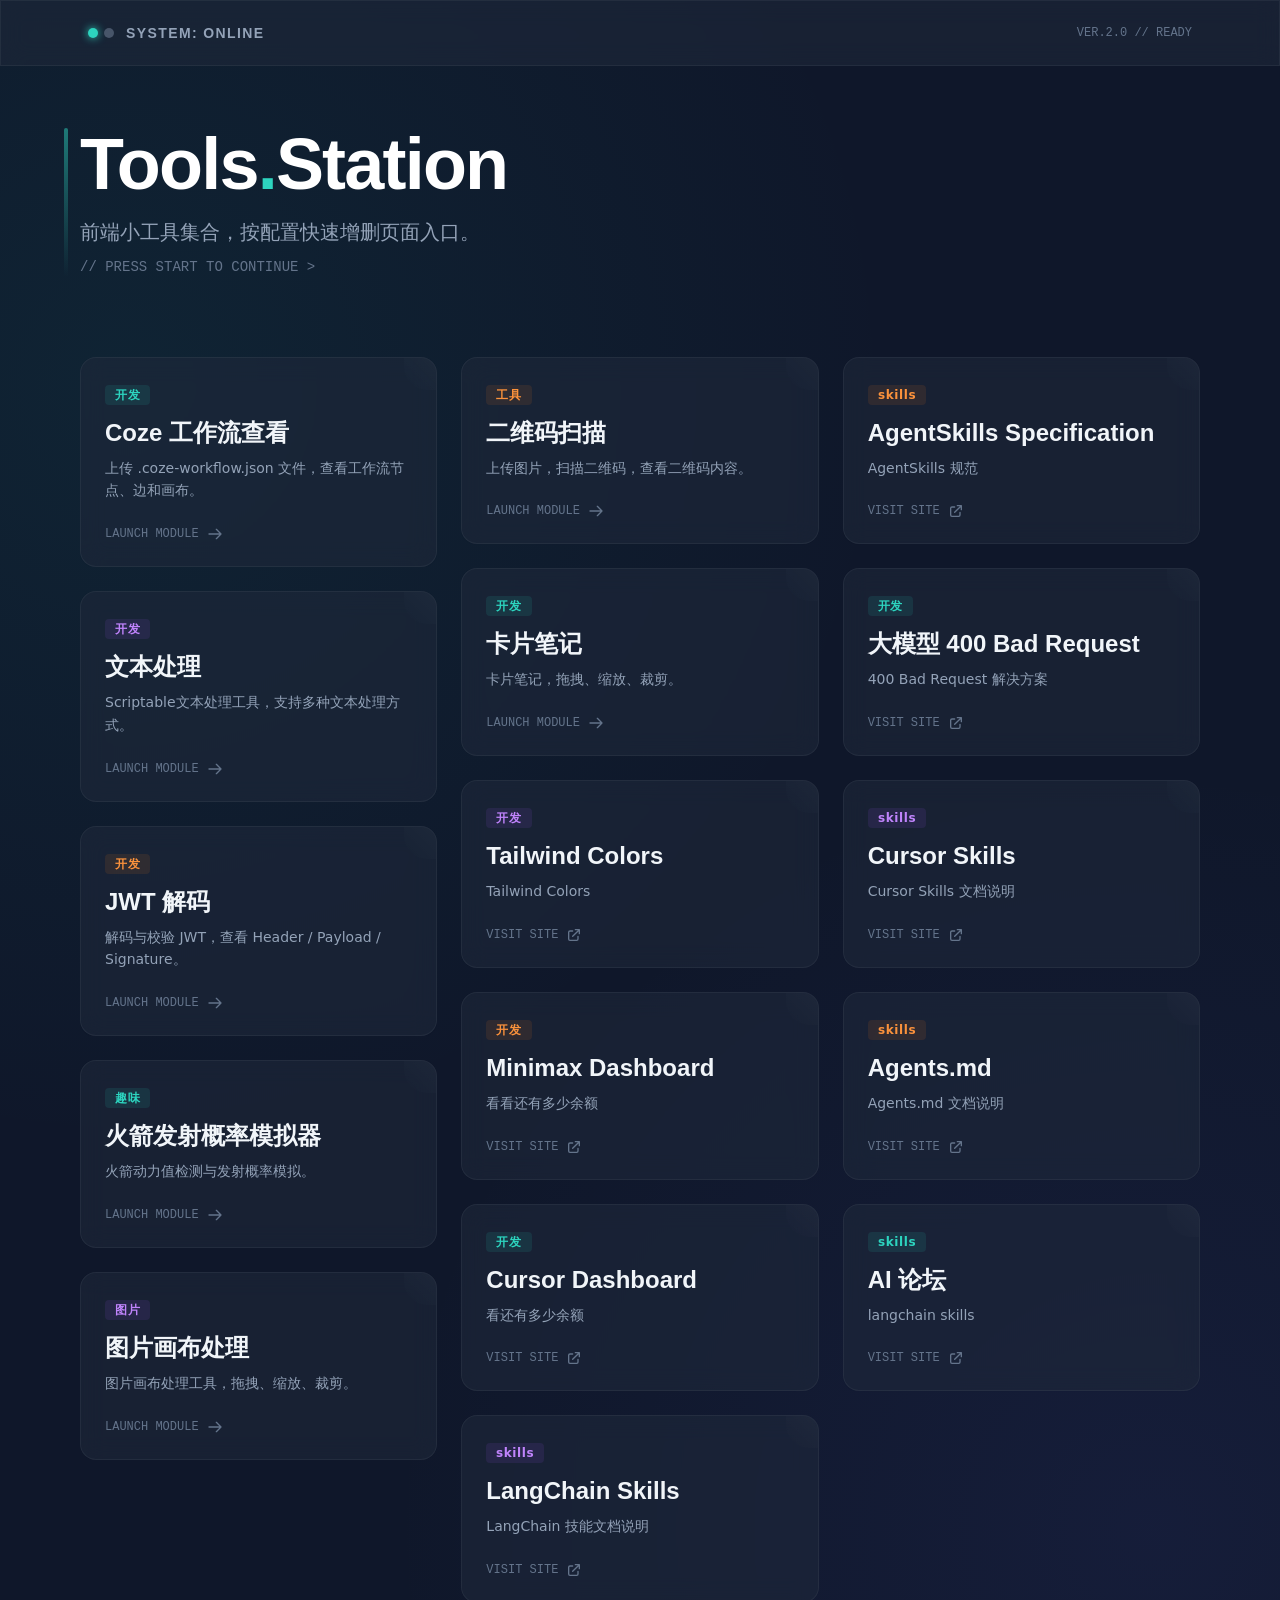
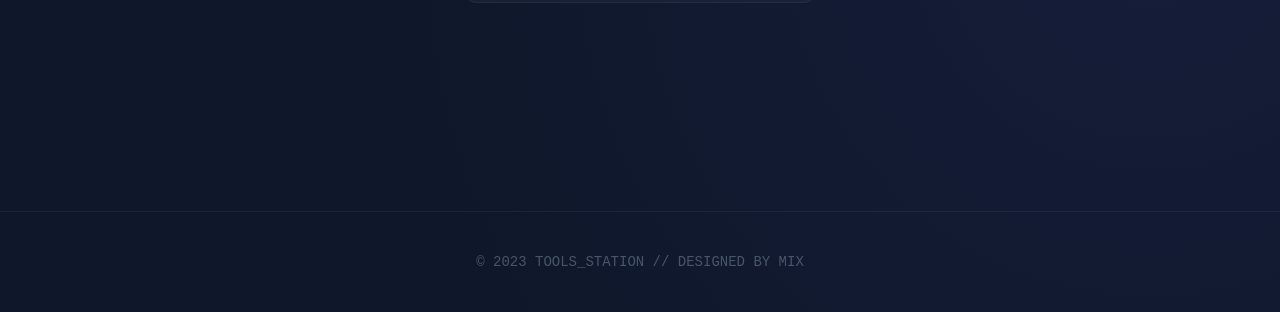
<file: index.html>
<!DOCTYPE html>
<html lang="zh-CN">

<head>
  <meta charset="UTF-8">
  <meta name="viewport" content="width=device-width, initial-scale=1.0">
  <title>Tools · 小工具集</title>
  <!-- 引入 Inter 和一个带有科技感的字体 Space Grotesk -->
  <!-- <link href="/lib/fonts-inter.css" rel="stylesheet"> -->
  <!-- <link href="https://fonts.googleapis.com/css2?family=Space+Grotesk:wght@300;500;700&display=swap" rel="stylesheet"> -->
  
  <style>
    /* 全局重置与字体设定 */
    body { 
      font-family: 'Inter', system-ui, -apple-system, sans-serif; 
      background-color: #0f172a; /* 深 slate */
      background-image: 
        radial-gradient(circle at 10% 20%, rgba(20, 184, 166, 0.08) 0%, transparent 40%), /* 清新薄荷光晕 */
        radial-gradient(circle at 90% 80%, rgba(99, 102, 241, 0.08) 0%, transparent 40%); /* 柔和现代紫 */
    }

    /* 字体混搭：标题用 Space Grotesk (街机/现代感)，正文用 Inter (商业/博客感) */
    h1, h2, .font-display { font-family: 'Space Grotesk', sans-serif; }

    /* 自定义滚动条 */
    ::-webkit-scrollbar { width: 8px; }
    ::-webkit-scrollbar-track { background: #0f172a; }
    ::-webkit-scrollbar-thumb { background: #334155; border-radius: 4px; }
    ::-webkit-scrollbar-thumb:hover { background: #2dd4bf; } /* 悬停变清新绿 */

    /* 街机光效 */
    .neon-hover:hover {
      box-shadow: 0 0 20px -5px rgba(45, 212, 191, 0.4); /* 清新绿光 */
      border-color: #2dd4bf;
      transform: translateY(-4px) scale(1.01);
    }
    
    /* 玻璃拟态基础 */
    .glass-card {
      background: rgba(30, 41, 59, 0.6);
      backdrop-filter: blur(12px);
      -webkit-backdrop-filter: blur(12px);
      border: 1px solid rgba(255, 255, 255, 0.05);
    }
  </style>
  <script src="/lib/tailwind.js"></script>
  <script>
    tailwind.config = {
      theme: {
        extend: {
          colors: {
            'fresh': '#2dd4bf', // 清新绿
            'arcade-pink': '#f472b6', // 街机粉
          }
        }
      }
    }
  </script>
</head>

<body class="bg-slate-900 text-slate-100 min-h-screen selection:bg-fresh selection:text-slate-900 overflow-x-hidden">

  <!-- 顶部导航 -->
  <nav class="fixed top-0 w-full z-50 glass-card border-b border-white/5">
    <div class="max-w-6xl mx-auto px-6 h-16 flex items-center justify-between">
      <div class="flex items-center gap-3">
        <!-- 模拟街机状态灯 -->
        <div class="flex gap-1.5">
          <div class="w-2.5 h-2.5 rounded-full bg-fresh animate-pulse shadow-[0_0_8px_#2dd4bf]"></div>
          <div class="w-2.5 h-2.5 rounded-full bg-slate-600"></div>
        </div>
        <span class="font-display font-bold tracking-widest text-sm uppercase text-slate-400">System: Online</span>
      </div>
      <div class="text-xs font-mono text-slate-500">VER.2.0 // READY</div>
    </div>
  </nav>

  <main class="max-w-6xl mx-auto px-4 py-24 sm:py-32">
    
    <!-- 头部区域 -->
    <header class="mb-20 relative">
      <div class="absolute -left-4 top-0 bottom-0 w-1 bg-gradient-to-b from-fresh to-transparent opacity-50 rounded-full"></div>
      <h1 class="text-5xl sm:text-7xl font-bold text-white tracking-tight mb-4 leading-tight">
        Tools<span class="text-fresh">.</span>Station
      </h1>
      <p class="text-xl text-slate-400 max-w-2xl leading-relaxed">
        前端小工具集合，按配置快速增删页面入口。<br>
        <span class="text-sm text-slate-500 mt-2 block font-mono">// PRESS START TO CONTINUE ></span>
      </p>
    </header>

    <!-- 
      核心修复：
      1. 使用 columns-1 sm:columns-2 lg:columns-3 替代 flex 布局。
      2. 使用 gap-6 和 space-y-6 (或 mb-6) 控制间距。
      这就是 Pinterest 风格的瀑布流布局，自动解决高度不一致导致的错位问题。
    -->
    <div id="pages-container" class="columns-1 sm:columns-2 lg:columns-3 gap-6 space-y-6">
      <p class="col-span-full text-slate-500 text-center py-8 w-full animate-pulse">Loading Modules...</p>
    </div>

    <!-- 加载失败提示 -->
    <p id="load-error" class="hidden text-center text-amber-400/90 mt-6 text-sm bg-amber-900/20 p-4 rounded border border-amber-500/30">
      <span class="font-bold block mb-1">SYSTEM ERROR</span>
      无法加载 config/pages.json，请通过本地服务器访问（如 <code class="bg-slate-800 px-1 rounded font-mono">npx serve .</code>）。
    </p>

  </main>

  <!-- 页脚 -->
  <footer class="border-t border-white/5 mt-20 py-10 text-center">
    <p class="text-slate-600 text-sm font-mono">© 2023 TOOLS_STATION // DESIGNED BY MIX</p>
  </footer>

  <script>
    (function () {
      const container = document.getElementById('pages-container');
      const loadError = document.getElementById('load-error');

      // 生成随机但好看的标签颜色
      const tags = ['bg-fresh/10 text-fresh', 'bg-purple-500/10 text-purple-400', 'bg-orange-500/10 text-orange-400'];

      // do not cache, use random query string
      fetch('config/pages.json?t=' + Date.now())
        .then(function (res) {
          if (!res.ok) throw new Error('config load failed');
          return res.json();
        })
        .then(function (data) {
          if (data.siteTitle) document.title = data.siteTitle;
          
          const pages = data.pages || [];
          if (pages.length === 0) {
            container.innerHTML = '<p class="col-span-full text-slate-500 text-center py-8">No Data Found</p>';
            return;
          }

          container.innerHTML = pages.map(function (p, index) {
            const tagClass = tags[index % tags.length];
            
            // [修改] 判断是否为外部链接 (http/https 开头)
            const isExternal = p.path && (p.path.startsWith('http://') || p.path.startsWith('https://'));
            
            // [修改] 根据链接类型生成底部内容
            // 外部链接使用较短的文字 "VISIT SITE" 和外出图标，避免增加宽度
            // 内部链接保持原有 "LAUNCH MODULE" 和向右箭头
            const footerContent = isExternal
              ? '<span>VISIT SITE</span><svg class="w-4 h-4 ml-2" fill="none" stroke="currentColor" viewBox="0 0 24 24"><path stroke-linecap="round" stroke-linejoin="round" stroke-width="2" d="M10 6H6a2 2 0 00-2 2v10a2 2 0 002 2h10a2 2 0 002-2v-4M14 4h6m0 0v6m0-6L10 14"></path></svg>'
              : '<span>LAUNCH MODULE</span><svg class="w-4 h-4 ml-2" fill="none" stroke="currentColor" viewBox="0 0 24 24"><path stroke-linecap="round" stroke-linejoin="round" stroke-width="2" d="M14 5l7 7m0 0l-7 7m7-7H3"></path></svg>';

            return (
              // 添加 break-inside-avoid 防止卡片被切断
              // 添加 mb-6 也就是 space-y-6 的效果，用于垂直分栏
              '<a href="' + escapeHtml(p.path) + '" target="' + (isExternal ? '_blank' : '_self') + '" class="card group relative block break-inside-avoid mb-6 glass-card rounded-2xl p-6 transition-all duration-300 neon-hover overflow-hidden">' +
                
                /* 装饰性角落 */
                '<div class="absolute top-0 right-0 w-16 h-16 bg-gradient-to-bl from-white/5 to-transparent rounded-bl-3xl -mr-8 -mt-8 transition-transform group-hover:scale-150"></div>' +
                
                /* 内容区域 */
                '<div class="relative z-10">' +
                  /* 分类标签 */
                  (p.category ? '<span class="inline-block px-2.5 py-0.5 rounded text-xs font-bold tracking-wider mb-3 ' + tagClass + '">' + escapeHtml(p.category) + '</span>' : '') +
                  
                  /* 标题 */
                  '<h2 class="text-2xl font-bold text-slate-100 mb-2 group-hover:text-fresh transition-colors">' + escapeHtml(p.title) + '</h2>' +
                  
                  /* 描述 */
                  (p.description ? '<p class="text-slate-400 text-sm leading-relaxed line-clamp-3 group-hover:text-slate-300">' + escapeHtml(p.description) + '</p>' : '') +
                
                  /* 底部箭头 - 动态渲染 */
                  '<div class="mt-6 flex items-center text-xs font-mono text-slate-500 group-hover:translate-x-1 transition-transform">' +
                    footerContent +
                  '</div>' +
                '</div>' +
              '</a>'
            );
          }).join('');
        })
        .catch(function () {
          container.innerHTML = '';
          loadError.classList.remove('hidden');
        });

      function escapeHtml(s) {
        if (s == null) return '';
        var div = document.createElement('div');
        div.textContent = s;
        return div.innerHTML;
      }
    })();
  </script>
</body>
</html>
</file>
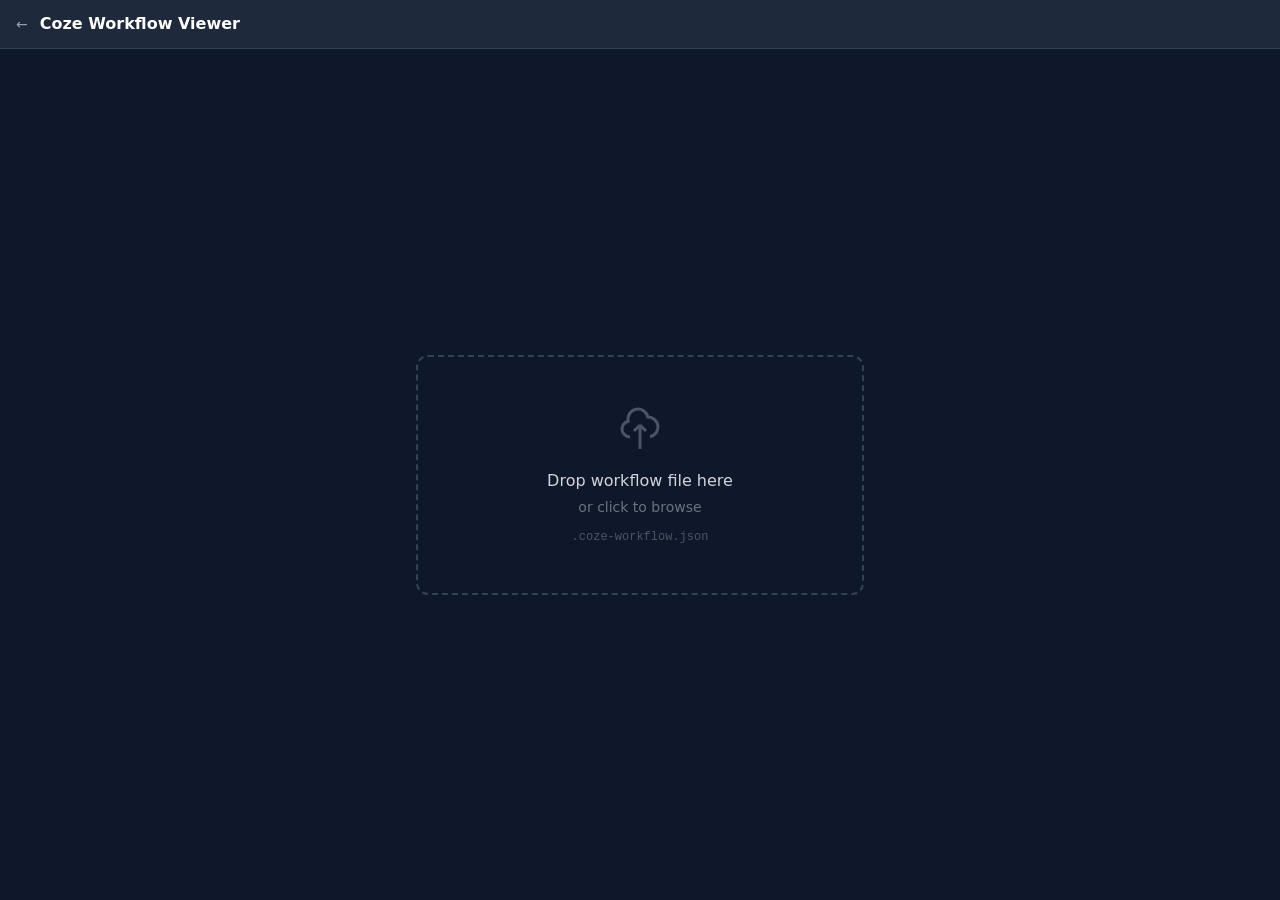
<file: coze-workflow-view/index.html>
<!DOCTYPE html>
<html lang="en">
<head>
  <meta charset="UTF-8">
  <meta name="viewport" content="width=device-width, initial-scale=1.0">
  <title>Coze工作流查看器</title>
  <script src="/lib/tailwind.js"></script>
  <script>
    tailwind.config = {
      theme: { extend: { colors: { dark: { 900:'#0f172a', 800:'#1e293b', 700:'#334155', 600:'#475569' } } } }
    }
  </script>
  <style>
    body { font-family: 'Inter', system-ui, -apple-system, sans-serif; }
    ::-webkit-scrollbar { width: 6px; }
    ::-webkit-scrollbar-track { background: #1e293b; }
    ::-webkit-scrollbar-thumb { background: #475569; border-radius: 3px; }
    ::-webkit-scrollbar-thumb:hover { background: #64748b; }

    /* ── Canvas ── */
    #canvas-viewport { overflow: hidden; cursor: grab; user-select: none; }
    #canvas-viewport.panning { cursor: grabbing; }
    #canvas-world { position: relative; transform-origin: 0 0; }

    /* ── Compact node card ── */
    .node-card {
      position: absolute;
      width: 160px;
      background: #1e293b;
      border: 1px solid #334155;
      border-radius: 8px;
      overflow: hidden;
      box-shadow: 0 2px 8px rgba(0,0,0,0.35);
      cursor: pointer;
      transition: border-color .12s, box-shadow .12s;
    }
    .node-card:hover { border-color: #475569; box-shadow: 0 4px 14px rgba(0,0,0,.5); }
    .node-card.selected {
      border-color: #6366f1;
      box-shadow: 0 0 0 2px rgba(99,102,241,.28), 0 4px 14px rgba(0,0,0,.5);
    }
    .node-card.node-dragging { cursor: grabbing; opacity: .85; z-index: 100; }
    .node-header {
      padding: 8px 10px;
      border-left: 3px solid transparent;
      display: flex;
      flex-direction: column;
      gap: 3px;
    }
    .node-badge {
      display: inline-block;
      font-size: 9px; font-weight: 700; letter-spacing: .07em;
      padding: 1px 5px; border-radius: 3px; width: fit-content;
      font-family: monospace;
    }
    .node-title {
      font-size: 12px; font-weight: 600; color: #f1f5f9; line-height: 1.3;
      white-space: nowrap; overflow: hidden; text-overflow: ellipsis;
    }

    /* ── Detail drawer ── */
    #detail-drawer {
      position: absolute; top: 0; right: 0; bottom: 0; width: 320px;
      background: #1e293b; border-left: 1px solid #334155;
      transform: translateX(100%);
      transition: transform .22s cubic-bezier(.4,0,.2,1);
      overflow-y: auto; z-index: 20;
    }
    #detail-drawer.open { transform: translateX(0); }
    .drawer-section { padding: 12px 16px; border-bottom: 1px solid #334155; }
    .drawer-section:last-child { border-bottom: none; }
    .section-label {
      font-size: 10px; font-weight: 700; letter-spacing: .08em;
      color: #64748b; text-transform: uppercase; margin-bottom: 8px;
    }
    .param-row {
      display: flex; align-items: flex-start; flex-wrap: wrap; gap: 5px;
      padding: 4px 0; border-bottom: 1px solid #0f172a; font-size: 11px; line-height: 1.5;
    }
    .param-row:last-child { border-bottom: none; }
    .param-name { color: #7dd3fc; font-family: monospace; flex-shrink: 0; }
    .param-type { color: #64748b; flex-shrink: 0; }
    .param-ref  { color: #a78bfa; font-family: monospace; font-size: 10px; word-break: break-all; }
    .param-val  { color: #86efac; font-family: monospace; font-size: 10px; }
    .code-block {
      background: #0f172a; border: 1px solid #334155; border-radius: 6px;
      padding: 10px 12px;
      font-family: 'JetBrains Mono', 'Fira Code', monospace;
      font-size: 11px; line-height: 1.65; color: #94a3b8;
      white-space: pre; overflow-x: auto; max-height: 280px; overflow-y: auto; margin: 0;
    }
    .drawer-close {
      width: 24px; height: 24px; border-radius: 5px;
      background: transparent; border: 1px solid #334155;
      color: #64748b; cursor: pointer; font-size: 16px; line-height: 1;
      display: flex; align-items: center; justify-content: center; flex-shrink: 0;
      transition: background .1s, color .1s;
    }
    .drawer-close:hover { background: #334155; color: #f1f5f9; }

    /* ── Upload ── */
    .drop-zone {
      border: 2px dashed #334155; border-radius: 12px;
      transition: border-color .2s, background .2s;
    }
    .drop-zone.drag-over { border-color: #6366f1; background: rgba(99,102,241,.07); }
  </style>
</head>
<body class="bg-dark-900 text-gray-100 min-h-screen flex flex-col">

  <!-- Header -->
  <header class="border-b border-dark-700 bg-dark-800 flex-shrink-0">
    <div class="px-4 py-3 flex items-center justify-between">
      <div class="flex items-center gap-3">
        <a href="/" class="text-gray-400 hover:text-white transition-colors text-sm">←</a>
        <div class="flex items-end gap-2">
          <h1 id="meta-name" class="text-md font-semibold text-white">Coze Workflow Viewer</h1>
          <span id="meta-desc" class="text-sm text-gray-300 truncate max-w-xs"></span>
          <p id="meta-time" class="text-xs text-gray-400 font-mono"></p>
        </div>
      </div>
      <div id="file-info" class="hidden items-center gap-2">
        <span id="file-name" class="text-xs text-gray-500 font-mono max-w-xs truncate"></span>
        <button onclick="resetToUpload()" class="text-xs px-2 py-1 text-gray-400 hover:text-white hover:bg-dark-700 rounded transition-colors">New File</button>
      </div>
    </div>
  </header>

  <!-- Upload Zone -->
  <div id="upload-zone" class="flex-1 flex items-center justify-center p-8">
    <label class="drop-zone w-full max-w-md p-12 flex flex-col items-center gap-4 cursor-pointer"
           ondragover="event.preventDefault(); this.classList.add('drag-over')"
           ondragleave="this.classList.remove('drag-over')"
           ondrop="handleDrop(event); this.classList.remove('drag-over')">
      <svg class="text-gray-600" width="48" height="48" viewBox="0 0 24 24" fill="none" stroke="currentColor" stroke-width="1.5">
        <path d="M7 16a4 4 0 01-.88-7.903A5 5 0 1115.9 6L16 6a5 5 0 011 9.9M15 13l-3-3m0 0l-3 3m3-3v12"/>
      </svg>
      <div class="text-center">
        <p class="text-gray-300 font-medium">Drop workflow file here</p>
        <p class="text-gray-500 text-sm mt-1">or click to browse</p>
        <p class="text-gray-600 text-xs mt-3 font-mono">.coze-workflow.json</p>
      </div>
      <input type="file" accept=".json" class="hidden" onchange="handleFileInput(event)">
    </label>
  </div>

  <!-- Workflow View -->
  <div id="workflow-view" class="hidden flex-1 flex-col overflow-hidden">
    <!-- Canvas area -->
    <div class="flex-1 relative overflow-hidden">
      <div id="canvas-viewport" class="absolute inset-0">
        <div id="canvas-world"></div>
      </div>

      <!-- Detail drawer (sibling of viewport, inside the relative container) -->
      <div id="detail-drawer">
        <div id="drawer-content"></div>
      </div>

      <!-- Legend top-left -->
      <div class="absolute top-3 left-3 bg-dark-800 border border-dark-700 rounded-lg px-3 py-2 flex gap-3 z-10 pointer-events-none">
        <div class="flex items-center gap-1.5"><span class="w-2 h-2 rounded-full inline-block" style="background:#22c55e"></span><span class="text-xs text-gray-400">Start</span></div>
        <div class="flex items-center gap-1.5"><span class="w-2 h-2 rounded-full inline-block" style="background:#f97316"></span><span class="text-xs text-gray-400">End</span></div>
        <div class="flex items-center gap-1.5"><span class="w-2 h-2 rounded-full inline-block" style="background:#06b6d4"></span><span class="text-xs text-gray-400">Code</span></div>
        <div class="flex items-center gap-1.5"><span class="w-2 h-2 rounded-full inline-block" style="background:#a855f7"></span><span class="text-xs text-gray-400">Loop</span></div>

        <div class="w-px h-6 bg-dark-700 flex-shrink-0"></div>
        <div class="flex-shrink-0">
          <span class="text-xs text-gray-500 uppercase tracking-wider">Nodes</span>
          <span id="meta-nodes" class="text-sm font-semibold text-indigo-400">-</span>
        </div>
        <div class="flex-shrink-0">
          <span class="text-xs text-gray-500 uppercase tracking-wider">Edges</span>
          <span id="meta-edges" class="text-sm font-semibold text-indigo-400">-</span>
        </div>
      </div>

      <!-- Controls bottom-left -->
      <div class="absolute bottom-4 left-3 flex flex-col gap-1 z-10">
        <button id="mode-btn" onclick="toggleInputMode()" title="Switch input mode"
          class="h-8 px-2.5 bg-dark-800 border border-dark-700 rounded text-xs text-gray-400 hover:text-white hover:bg-dark-700 transition-colors whitespace-nowrap">Mouse</button>
        <button onclick="autoLayout()" title="Auto layout"
          class="h-8 px-2.5 bg-dark-800 border border-dark-700 rounded text-xs text-gray-400 hover:text-white hover:bg-dark-700 transition-colors flex items-center gap-1.5 whitespace-nowrap">
          <svg width="12" height="12" viewBox="0 0 24 24" fill="none" stroke="currentColor" stroke-width="2">
            <rect x="2" y="9" width="6" height="6" rx="1"/><rect x="16" y="3" width="6" height="6" rx="1"/>
            <rect x="16" y="15" width="6" height="6" rx="1"/>
            <line x1="8" y1="12" x2="16" y2="6"/><line x1="8" y1="12" x2="16" y2="18"/>
          </svg>
          Auto Layout
        </button>
        <button onclick="fitView()" title="Fit all"
          class="w-8 h-8 bg-dark-800 border border-dark-700 rounded text-gray-400 hover:text-white hover:bg-dark-700 transition-colors flex items-center justify-center">
          <svg width="13" height="13" viewBox="0 0 24 24" fill="none" stroke="currentColor" stroke-width="2">
            <path d="M15 3h6v6M9 21H3v-6M21 3l-7 7M3 21l7-7"/>
          </svg>
        </button>
        <button onclick="applyZoom(1.2)"
          class="w-8 h-8 bg-dark-800 border border-dark-700 rounded text-gray-300 hover:text-white hover:bg-dark-700 transition-colors text-xl font-light flex items-center justify-center leading-none">+</button>
        <button onclick="applyZoom(0.85)"
          class="w-8 h-8 bg-dark-800 border border-dark-700 rounded text-gray-300 hover:text-white hover:bg-dark-700 transition-colors text-xl font-light flex items-center justify-center leading-none">−</button>
      </div>
    </div>
  </div>

  <!-- Toast -->
  <div id="toast" class="fixed bottom-4 left-1/2 -translate-x-1/2 bg-red-900/90 border border-red-700 text-red-200 px-4 py-2 rounded-lg shadow-lg text-sm opacity-0 transition-opacity duration-300 pointer-events-none z-50"></div>

  <script src="js/state.js"></script>
  <script src="js/utils.js"></script>
  <script src="js/canvas.js"></script>
  <script src="js/layout.js"></script>
  <script src="js/drawer.js"></script>
  <script src="js/viewport.js"></script>
  <script src="js/file.js"></script>
</body>
</html>
</file>
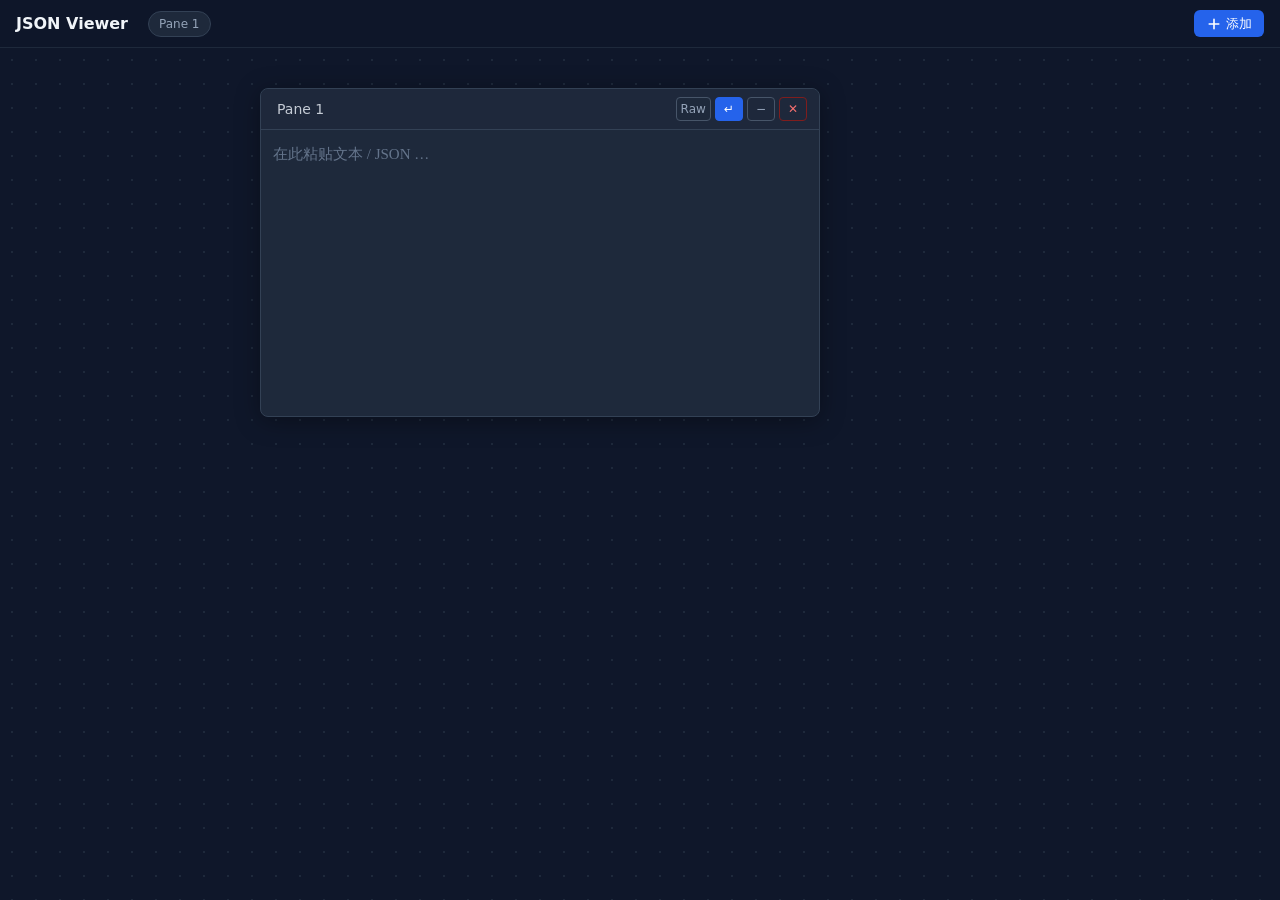
<file: json-canvas/index.html>
<!DOCTYPE html>
<html lang="zh-CN">

<head>
  <meta charset="UTF-8">
  <meta name="viewport" content="width=device-width, initial-scale=1.0">
  <title>JSON Viewer - 多窗格 JSON 查看器</title>
  <script src="/lib/tailwind.js"></script>
  <!-- <link href="https://fonts.googleapis.com/css2?family=Fira+Code:wght@400;500&display=swap" rel="stylesheet"> -->
  <link href="/lib/fonts-fira.css" rel="stylesheet">
  <style>
    * {
      scrollbar-width: thin;
      scrollbar-color: #475569 #1e293b;
    }
    *::-webkit-scrollbar { width: 8px; height: 8px; }
    *::-webkit-scrollbar-track { background: #1e293b; border-radius: 4px; }
    *::-webkit-scrollbar-thumb { background: #475569; border-radius: 4px; }
    *::-webkit-scrollbar-thumb:hover { background: #64748b; }

    html, body { margin: 0; padding: 0; height: 100%; overflow: hidden; }
    body { font-family: system-ui, -apple-system, sans-serif; background: #0f172a; color: #e2e8f0; }

    .code-font { font-family: 'Fira Code', 'Consolas', monospace; }

    /* JSON 语法颜色 */
    .json-key     { color: #7dd3fc; }
    .json-string  { color: #86efac; }
    .json-number  { color: #fcd34d; }
    .json-boolean { color: #c4b5fd; }
    .json-null    { color: #f87171; }

    /* Shell 语法颜色 */
    .sh-comment  { color: #64748b; font-style: italic; }
    .sh-string   { color: #86efac; }
    .sh-var      { color: #fcd34d; }
    .sh-keyword  { color: #c4b5fd; font-weight: 600; }

    /* Markdown 语法颜色 */
    .md-h1, .md-h2, .md-h3, .md-h4, .md-h5, .md-h6 { color: #7dd3fc; font-weight: 700; }
    .md-h1 { font-size: 1.2em; }
    .md-bold       { color: #f1f5f9; font-weight: 650; }
    .md-italic     { color: #e2e8f0; font-style: italic; }
    .md-code       { color: #fcd34d; background: rgba(255,255,255,.07); border-radius: 3px; }
    .md-blockquote { color: #94a3b8; border-left: 3px solid #475569; padding-left: 8px; }
    .md-bullet     { color: #c4b5fd; }
    .md-strike     { color: #64748b; text-decoration: line-through; }
    .md-link-text  { color: #7dd3fc; }
    .md-url        { color: #86efac; }
    .md-hr         { color: #475569; }

    /* hl-select 下拉 */
    .hl-select {
      padding: 2px 4px; font-size: 12px; border-radius: 4px;
      border: 1px solid #475569; background: #1e293b;
      color: #94a3b8; cursor: pointer; transition: all 0.15s;
      white-space: nowrap;
    }
    .hl-select:hover { border-color: #64748b; color: #e2e8f0; }
    /* .hl-select.active { background: #1e3a5f; border-color: #2563eb; color: #7dd3fc; } */

    /* 自定义高亮模式下拉菜单 */
    #hlDropdown {
      position: fixed; z-index: 999999;
      background: #1e293b; border: 1px solid #475569; border-radius: 4px;
      padding: 2px 0; min-width: 80px;
      box-shadow: 0 4px 12px rgba(0,0,0,.4);
      display: none;
    }
    .hl-drop-item {
      padding: 4px 10px; font-size: 12px; cursor: pointer;
      color: #94a3b8; white-space: nowrap; transition: background 0.1s;
    }
    .hl-drop-item:hover { background: #334155; color: #e2e8f0; }
    .hl-drop-item.selected { color: #7dd3fc; }

    /* ── 无限画布 ── */
    #canvas {
      position: absolute;
      top: 0; left: 0;
      min-width: 100%;
      min-height: 100%;
      /* 点阵网格背景 */
      background-image: radial-gradient(circle, #1e293b 1px, transparent 1px);
      background-size: 24px 24px;
    }
    #canvasViewport {
      position: fixed;
      top: 48px; left: 0; right: 0; bottom: 0;
      overflow: auto;
    }

    /* ── 窗格 ── */
    .json-pane {
      position: absolute;
      width: 560px;
      min-width: 320px;
      display: flex;
      flex-direction: column;
      border-radius: 8px;
      overflow: hidden;
      box-shadow: 0 4px 24px rgba(0,0,0,.35);
      transition: box-shadow 0.15s;
    }
    .json-pane:hover,
    .json-pane:focus-within {
      box-shadow: 0 8px 32px rgba(0,0,0,.5);
    }

    .pane-titlebar {
      cursor: grab;
      user-select: none;
    }
    .pane-titlebar:active { cursor: grabbing; }

    .pane-title-input[readonly] {
      pointer-events: none;
      cursor: grab;
      opacity: .85;
    }
    .pane-title-input:not([readonly]) {
      background: #1e293b;
      cursor: text;
      pointer-events: auto;
    }

    /* 高亮模式由每个窗格自身的 class 控制 */
    .pane-highlight-on .editor-textarea { display: none; }
    .pane-highlight-on .highlight-view  { display: block; }
    .highlight-view { display: none; }

    .pane-content { min-height: 120px; }
    .pane-highlight-on { overflow: auto; }

    .editor-textarea {
      width: 100%; height: 100%; min-height: 120px;
      background: transparent; color: #e2e8f0;
      border: none; outline: none; resize: none;
      font-family: consolas monospace;
      font-size: 15px; line-height: 1.6; padding: 12px;
      white-space: pre-wrap; overflow-wrap: break-word;
    }
    .pane-nowrap .editor-textarea,
    .pane-nowrap .highlight-view {
      white-space: pre; overflow-wrap: normal;
    }
    .editor-textarea::placeholder { color: #64748b; }

    .resize-handle {
      height: 6px; cursor: ns-resize;
      background: transparent; transition: background 0.15s;
      flex-shrink: 0;
    }
    .resize-handle:hover, .resize-handle.active { background: #3b82f6; }

    /* 窗格标题栏按钮 */
    .pane-btn {
      padding: 2px 8px; font-size: 12px; border-radius: 4px;
      border: 1px solid #475569; background: transparent;
      color: #94a3b8; cursor: pointer; transition: all 0.15s;
      white-space: nowrap;
    }
    .pane-btn:hover { border-color: #64748b; color: #e2e8f0; }
    .pane-btn.active { background: #2563eb; border-color: #2563eb; color: #fff; }
    .pane-btn.danger { border-color: #7f1d1d; color: #f87171; }
    .pane-btn.danger:hover { background: #7f1d1d; color: #fff; }
    .pane-btn.format-btn { border-color: #047857; color: #34d399; }
    .pane-btn.format-btn:hover { background: #047857; color: #fff; }

    /* ── 顶部 Banner ── */
    #topBar {
      position: fixed; top: 0; left: 0; right: 0; height: 48px;
      z-index: 9999;
      background: rgba(15,23,42,.92);
      backdrop-filter: blur(8px);
      border-bottom: 1px solid #1e293b;
      display: flex; align-items: center;
      padding: 0 16px; gap: 12px;
      transition: background 0.15s, border-color 0.15s;
    }
    #topBar.drag-minimize-ready {
      background: rgba(37,99,235,.35);
      border-bottom-color: #2563eb;
    }
    #topBar h1 { font-size: 16px; font-weight: 600; color: #f1f5f9; white-space: nowrap; }

    #paneIndex {
      display: flex; gap: 6px; align-items: center;
      overflow-x: auto; flex: 1; padding: 0 8px;
      scrollbar-width: none;
    }
    #paneIndex::-webkit-scrollbar { display: none; }

    .idx-chip {
      flex-shrink: 0;
      padding: 3px 10px; font-size: 12px; border-radius: 999px;
      background: #1e293b; color: #94a3b8; border: 1px solid #334155;
      cursor: pointer; transition: all 0.15s; white-space: nowrap;
      max-width: 140px; overflow: hidden; text-overflow: ellipsis;
    }
    .idx-chip:hover { background: #334155; color: #e2e8f0; border-color: #475569; }
    .idx-chip.active { background: #2563eb; color: #fff; border-color: #2563eb; }
    .idx-chip.minimized { border-style: dashed; color: #64748b; }
    .idx-chip.minimized:hover { color: #e2e8f0; }

    .json-pane.pane-minimized { display: none; }

    #addPaneBtn {
      flex-shrink: 0;
      display: flex; align-items: center; gap: 4px;
      padding: 4px 12px; font-size: 13px; font-weight: 500;
      background: #2563eb; color: #fff; border: none; border-radius: 6px;
      cursor: pointer; transition: background 0.15s;
    }
    #addPaneBtn:hover { background: #1d4ed8; }

    /* Toast */
    @keyframes fadeIn {
      from { opacity: 0; transform: translateY(-4px); }
      to   { opacity: 1; transform: translateY(0); }
    }
    .toast { animation: fadeIn 0.2s ease-out; }
  </style>
</head>

<body>
  <!-- ── 顶部 Banner ── -->
  <div id="topBar">
    <h1>JSON Viewer</h1>
    <div id="paneIndex"></div>
    <button id="addPaneBtn">
      <svg xmlns="http://www.w3.org/2000/svg" class="h-4 w-4" viewBox="0 0 20 20" fill="currentColor">
        <path fill-rule="evenodd"
          d="M10 3a1 1 0 011 1v5h5a1 1 0 110 2h-5v5a1 1 0 11-2 0v-5H4a1 1 0 110-2h5V4a1 1 0 011-1z"
          clip-rule="evenodd" />
      </svg>
      添加
    </button>
  </div>

  <!-- ── 画布视口 ── -->
  <div id="canvasViewport">
    <div id="canvas"></div>
  </div>

  <!-- 高亮模式自定义下拉 -->
  <div id="hlDropdown">
    <div class="hl-drop-item" data-value="">Raw</div>
    <div class="hl-drop-item" data-value="json">JSON</div>
    <div class="hl-drop-item" data-value="shell">Shell</div>
    <div class="hl-drop-item" data-value="markdown">MD</div>
  </div>

  <!-- Toast 提示 -->
  <div id="toast" class="toast fixed bottom-6 right-6 z-[99999] px-4 py-3 rounded-lg shadow-lg hidden"
    style="background: #1e293b; border: 1px solid #334155;">
    <p id="toastMsg" class="text-sm"></p>
  </div>

  <!-- 外部模块 -->
  <script src="js/json-v-storage.js"></script>
  <script src="js/json-v-highlight.js"></script>
  <script src="js/json-v-resize.js"></script>
  <script src="js/json-v-drag.js"></script>

  <script>
    // ── 常量 & 状态 ──
    const DEFAULT_WIDTH = 560;
    const DEFAULT_HEIGHT = 280;
    const PANE_GAP = 40;
    let paneIdSeq = 0;
    // 每个窗格的选区信息  paneId → { textarea, start, end, text }
    const paneSelections = {};

    function debounce(fn, ms) {
      let t; return (...a) => { clearTimeout(t); t = setTimeout(() => fn(...a), ms); };
    }

    // ── 高亮模式自定义下拉 ──
    let _hlDropdownCallback = null;
    let _hlDropdownBtn = null;

    function openHlDropdown(btn, currentMode, onSelect) {
      const dropdown = document.getElementById('hlDropdown');
      _hlDropdownBtn = btn;
      _hlDropdownCallback = onSelect;
      const rect = btn.getBoundingClientRect();
      dropdown.style.left = rect.left + 'px';
      dropdown.style.top  = (rect.bottom + 2) + 'px';
      dropdown.querySelectorAll('.hl-drop-item').forEach(item => {
        item.classList.toggle('selected', item.dataset.value === currentMode);
      });
      dropdown.style.display = 'block';
    }

    function closeHlDropdown() {
      document.getElementById('hlDropdown').style.display = 'none';
      _hlDropdownBtn = null;
      _hlDropdownCallback = null;
    }

    document.addEventListener('click', (e) => {
      const dropdown = document.getElementById('hlDropdown');
      if (!dropdown) return;
      const item = e.target.closest('.hl-drop-item');
      if (item && dropdown.contains(item)) {
        if (_hlDropdownCallback) _hlDropdownCallback(item.dataset.value);
        closeHlDropdown();
        return;
      }
      if (e.target !== _hlDropdownBtn && !dropdown.contains(e.target)) {
        closeHlDropdown();
      }
    });

    // ── 初始化 ──
    document.addEventListener('DOMContentLoaded', async () => {
      setupGlobalListeners();
      const saved = await JsonVStorage.loadAll();
      if (saved.length) {
        // 按 zIndex 升序创建，这样最后创建的在最上层
        saved.sort((a, b) => (a.zIndex || 0) - (b.zIndex || 0));
        saved.forEach(s => {
          JsonVDrag.setBaseZ(s.zIndex || 0);
          createPane(s);
        });
      } else {
        createPane();
      }
      refreshIndex();
    });

    // ── 计算新窗格默认位置（瀑布式错开） ──
    function nextPosition() {
      const existing = document.querySelectorAll('.json-pane');
      const count = existing.length;
      const vp = document.getElementById('canvasViewport');
      const scrollX = vp.scrollLeft;
      const scrollY = vp.scrollTop;
      const vpW = vp.clientWidth;
      // 在可见区域中间偏左放置，每个新窗格向右下偏移
      const baseX = scrollX + Math.max(40, (vpW - DEFAULT_WIDTH) / 2 - 100);
      const baseY = scrollY + 40;
      const offset = (count % 8) * PANE_GAP;
      return { x: baseX + offset, y: baseY + offset };
    }

    // ── 创建窗格 ──
    function createPane(data) {
      paneIdSeq++;
      const id    = data?.id          || `pane-${Date.now()}-${paneIdSeq}`;
      const title = data?.title       || `Pane ${paneIdSeq}`;
      const content     = data?.content     || '';
      const hlMode      = data?.hlMode || (data?.highlightOn ? 'json' : '');
      const minimized   = data?.minimized   || false;
      const wordWrap    = data?.wordWrap !== false;   // 默认开启换行
      const height = data?.height || DEFAULT_HEIGHT;
      const width  = data?.width  || DEFAULT_WIDTH;
      const pos    = (data?.x != null && data?.y != null) ? { x: data.x, y: data.y } : nextPosition();
      const zIdx   = data?.zIndex || 0;

      const pane = document.createElement('div');
      pane.dataset.paneId = id;
      pane.className = 'json-pane bg-slate-800 border border-slate-700';
      pane.style.left = pos.x + 'px';
      pane.style.top  = pos.y + 'px';
      pane.style.width = width + 'px';
      if (zIdx) pane.style.zIndex = zIdx;

      pane.innerHTML = `
        <div class="pane-titlebar flex items-center justify-between px-3 py-2 bg-slate-800/80 border-b border-slate-700 gap-2">
          <input type="text" class="pane-title-input bg-transparent text-slate-200 text-sm font-medium focus:outline-none focus:ring-1 focus:ring-blue-500 rounded px-1 py-0.5 min-w-0 flex-1" value="${esc(title)}" placeholder="标题..." readonly>
          <div class="flex items-center gap-1 flex-shrink-0">
            <button class="pane-btn format-btn hidden" title="格式化选中 JSON">格式化</button>
            <button class="hl-select${hlMode ? ' active' : ''}" title="选择高亮模式" data-hl-mode="${hlMode}">${hlMode === 'json' ? 'JSON' : hlMode === 'shell' ? 'Shell' : hlMode === 'markdown' ? 'MD' : 'Raw'}</button>
            <button class="pane-btn wrap-toggle active" title="切换自动换行">↵</button>
            <button class="minimize-pane-btn pane-btn" title="最小化">−</button>
            <button class="delete-pane-btn pane-btn danger" title="删除窗格">✕</button>
          </div>
        </div>
        <div class="pane-content relative" style="height:${height}px">
          <textarea class="editor-textarea code-font" placeholder="在此粘贴文本 / JSON …">${JsonVHighlight.escapeHtml(content)}</textarea>
          <div class="highlight-view code-font text-sm p-3 whitespace-pre-wrap break-all"></div>
        </div>
        <div class="resize-handle"></div>
      `;

      document.getElementById('canvas').appendChild(pane);

      // ── 查询子元素 ──
      const titleBar     = pane.querySelector('.pane-titlebar');
      const titleInput   = pane.querySelector('.pane-title-input');
      const textarea     = pane.querySelector('.editor-textarea');
      const hlSelect     = pane.querySelector('.hl-select');
      const wrapToggle   = pane.querySelector('.wrap-toggle');
      const formatBtn    = pane.querySelector('.format-btn');
      const minimizeBtn  = pane.querySelector('.minimize-pane-btn');
      const deleteBtn    = pane.querySelector('.delete-pane-btn');
      const paneContent  = pane.querySelector('.pane-content');
      const resizeHandle = pane.querySelector('.resize-handle');

      if (hlMode) {
        pane.dataset.hlMode = hlMode;
        paneContent.classList.add('pane-highlight-on');
        refreshHighlight(pane);
      }
      if (minimized) {
        pane.classList.add('pane-minimized');
      }
      if (!wordWrap) {
        paneContent.classList.add('pane-nowrap');
        wrapToggle.classList.remove('active');
      }

      // ── 标题双击编辑 ──
      titleBar.addEventListener('dblclick', (e) => {
        const rect = titleInput.getBoundingClientRect();
        if (e.clientX < rect.left || e.clientX > rect.right ||
            e.clientY < rect.top  || e.clientY > rect.bottom) return;
        enterTitleEdit();
      });

      // ── 拖拽移动 ──
      const drag = JsonVDrag.attach(pane, titleBar, {
        canvas: document.getElementById('canvas'),
        onMoved: () => scheduleSave(pane),
        onFocus: () => { setActiveChip(id); scheduleSave(pane); },
        onMinimize: () => {
          pane.classList.add('pane-minimized');
          scheduleSave(pane);
          refreshIndex();
        },
      });

      // ── 拖拽调整高度 ──
      JsonVResize.attach(resizeHandle, paneContent, {
        minHeight: 120,
        onEnd: () => scheduleSave(pane),
      });

      // ── 标题编辑开关 ──
      const debouncedSave = debounce(() => scheduleSave(pane), 600);

      function enterTitleEdit() {
        titleInput.removeAttribute('readonly');
        titleInput.focus();
        titleInput.select();
      }
      function exitTitleEdit() {
        titleInput.setAttribute('readonly', '');
      }

      titleInput.addEventListener('blur', () => { exitTitleEdit(); });
      titleInput.addEventListener('keydown', (e) => {
        if (e.key === 'Enter' || e.key === 'Escape') { exitTitleEdit(); e.preventDefault(); }
      });
      titleInput.addEventListener('input', () => { debouncedSave(); refreshIndex(); });

      // ── 换行开关 ──
      wrapToggle.addEventListener('click', () => {
        const nowrap = paneContent.classList.toggle('pane-nowrap');
        wrapToggle.classList.toggle('active', !nowrap);
        scheduleSave(pane);
      });

      // ── 高亮模式 ──
      hlSelect.addEventListener('click', (e) => {
        e.stopPropagation();
        openHlDropdown(hlSelect, hlSelect.dataset.hlMode, (mode) => {
          hlSelect.dataset.hlMode = mode;
          hlSelect.textContent = mode === 'json' ? 'JSON' : mode === 'shell' ? 'Shell' : mode === 'markdown' ? 'MD' : 'Raw';
          pane.dataset.hlMode = mode;
          hlSelect.classList.toggle('active', !!mode);
          if (mode) {
            paneContent.classList.add('pane-highlight-on');
            refreshHighlight(pane);
          } else {
            paneContent.classList.remove('pane-highlight-on');
          }
          scheduleSave(pane);
        });
      });

      // ── 格式化按钮 ──
      // formatBtn.addEventListener('click', () => {
      //   const sel = paneSelections[id];
      //   if (!sel) return;
      //   try {
      //     const formatted = JSON.stringify(JSON.parse(sel.text), null, 2);
      //     textarea.value = textarea.value.substring(0, sel.start) + formatted + textarea.value.substring(sel.end);
      //     textarea.focus();
      //     textarea.setSelectionRange(sel.start, sel.start + formatted.length);
      //     paneSelections[id] = null;
      //     formatBtn.classList.add('hidden');
      //     if (paneContent.classList.contains('pane-highlight-on')) refreshHighlight(pane);
      //     scheduleSave(pane);
      //     showToast('JSON 格式化成功', 'success');
      //   } catch (err) {
      //     showToast('无效的 JSON: ' + err.message, 'error');
      //   }
      // });

      // ── 文本选择 → 显示/隐藏格式化按钮 ──
      // function checkSelection() {
      //   const s = textarea.selectionStart;
      //   const e = textarea.selectionEnd;
      //   const text = textarea.value.substring(s, e);
      //   if (text.trim().length > 0) {
      //     paneSelections[id] = { textarea, start: s, end: e, text };
      //     formatBtn.classList.remove('hidden');
      //   } else {
      //     paneSelections[id] = null;
      //     formatBtn.classList.add('hidden');
      //   }
      // }
      // textarea.addEventListener('select', checkSelection);
      // textarea.addEventListener('mouseup', checkSelection);
      // textarea.addEventListener('keyup', checkSelection);
      // textarea.addEventListener('blur', () => {
      //   setTimeout(() => {
      //     if (document.activeElement !== formatBtn) {
      //       formatBtn.classList.add('hidden');
      //     }
      //   }, 150);
      // });

      // ── 内容变化保存 ──
      textarea.addEventListener('input', debouncedSave);

      // ── 最小化 ──
      minimizeBtn.addEventListener('click', () => {
        pane.classList.add('pane-minimized');
        scheduleSave(pane);
        refreshIndex();
      });

      // ── 删除 ──
      deleteBtn.addEventListener('click', async () => {
        if (document.querySelectorAll('.json-pane').length > 1) {
          pane.remove();
          delete paneSelections[id];
          await JsonVStorage.removePane(id);
          refreshIndex();
        } else {
          showToast('至少保留一个窗格', 'error');
        }
      });

      // 新窗格立即置顶
      JsonVDrag.bringToFront(pane);
      if (!data) scheduleSave(pane);
      refreshIndex();
      setActiveChip(id);
    }

    // ── 辅助 ──
    function esc(s) { return JsonVHighlight.escapeHtml(s).replace(/"/g, '&quot;'); }

    function refreshHighlight(pane) {
      const textarea = pane.querySelector('.editor-textarea');
      const view = pane.querySelector('.highlight-view');
      const mode = pane.dataset.hlMode || 'json';
      if (mode === 'shell') {
        view.innerHTML = JsonVHighlight.highlightShell(textarea.value);
      } else if (mode === 'markdown') {
        view.innerHTML = JsonVHighlight.highlightMarkdown(textarea.value);
      } else {
        view.innerHTML = JsonVHighlight.scanAndHighlight(textarea.value);
      }
    }

    function scheduleSave(pane) {
      const id = pane.dataset.paneId;
      JsonVStorage.savePane(id, {
        title:       pane.querySelector('.pane-title-input').value,
        content:     pane.querySelector('.editor-textarea').value,
        hlMode:      pane.dataset.hlMode || '',
        minimized:   pane.classList.contains('pane-minimized'),
        wordWrap:    !pane.querySelector('.pane-content').classList.contains('pane-nowrap'),
        height:      pane.querySelector('.pane-content').offsetHeight,
        width:       pane.offsetWidth,
        x:           parseInt(pane.style.left, 10) || 0,
        y:           parseInt(pane.style.top, 10)  || 0,
        zIndex:      parseInt(pane.style.zIndex, 10) || 0,
      });
    }

    // ── 顶部索引 ──
    function refreshIndex() {
      const container = document.getElementById('paneIndex');
      const panes = document.querySelectorAll('.json-pane');
      container.innerHTML = '';
      panes.forEach(p => {
        const id = p.dataset.paneId;
        const title = p.querySelector('.pane-title-input').value || 'Pane';
        const isMin = p.classList.contains('pane-minimized');
        const chip = document.createElement('span');
        chip.className = 'idx-chip' + (isMin ? ' minimized' : '');
        chip.dataset.paneId = id;
        chip.textContent = title;
        chip.title = isMin ? `${title} (最小化)` : title;
        chip.addEventListener('click', () => focusPane(id));
        container.appendChild(chip);
      });
    }

    function setActiveChip(id) {
      document.querySelectorAll('.idx-chip').forEach(c => {
        c.classList.toggle('active', c.dataset.paneId === id);
      });
    }

    function focusPane(id) {
      const pane = document.querySelector(`.json-pane[data-pane-id="${id}"]`);
      if (!pane) return;
      if (pane.classList.contains('pane-minimized')) {
        pane.classList.remove('pane-minimized');
        scheduleSave(pane);
        refreshIndex();
      }
      JsonVDrag.bringToFront(pane);
      setActiveChip(id);
      // 滚动画布使窗格居中可见
      const vp = document.getElementById('canvasViewport');
      const px = parseInt(pane.style.left, 10) || 0;
      const py = parseInt(pane.style.top, 10) || 0;
      vp.scrollTo({
        left: px - (vp.clientWidth - pane.offsetWidth) / 2,
        top:  py - (vp.clientHeight - pane.offsetHeight) / 2,
        behavior: 'smooth',
      });
      scheduleSave(pane);
    }

    // ── 全局监听 ──
    function setupGlobalListeners() {
      document.getElementById('addPaneBtn').addEventListener('click', () => createPane());
    }

    // ── Toast ──
    function showToast(message, type = 'info') {
      const toast = document.getElementById('toast');
      const msg = document.getElementById('toastMsg');
      msg.textContent = message;
      const colors = { success: '#22c55e', error: '#ef4444', info: '#e2e8f0' };
      const borders = { success: '#22c55e', error: '#ef4444', info: '#334155' };
      toast.style.borderColor = borders[type] || borders.info;
      msg.style.color = colors[type] || colors.info;
      toast.classList.remove('hidden');
      setTimeout(() => toast.classList.add('hidden'), 3000);
    }
  </script>
</body>

</html>
</file>
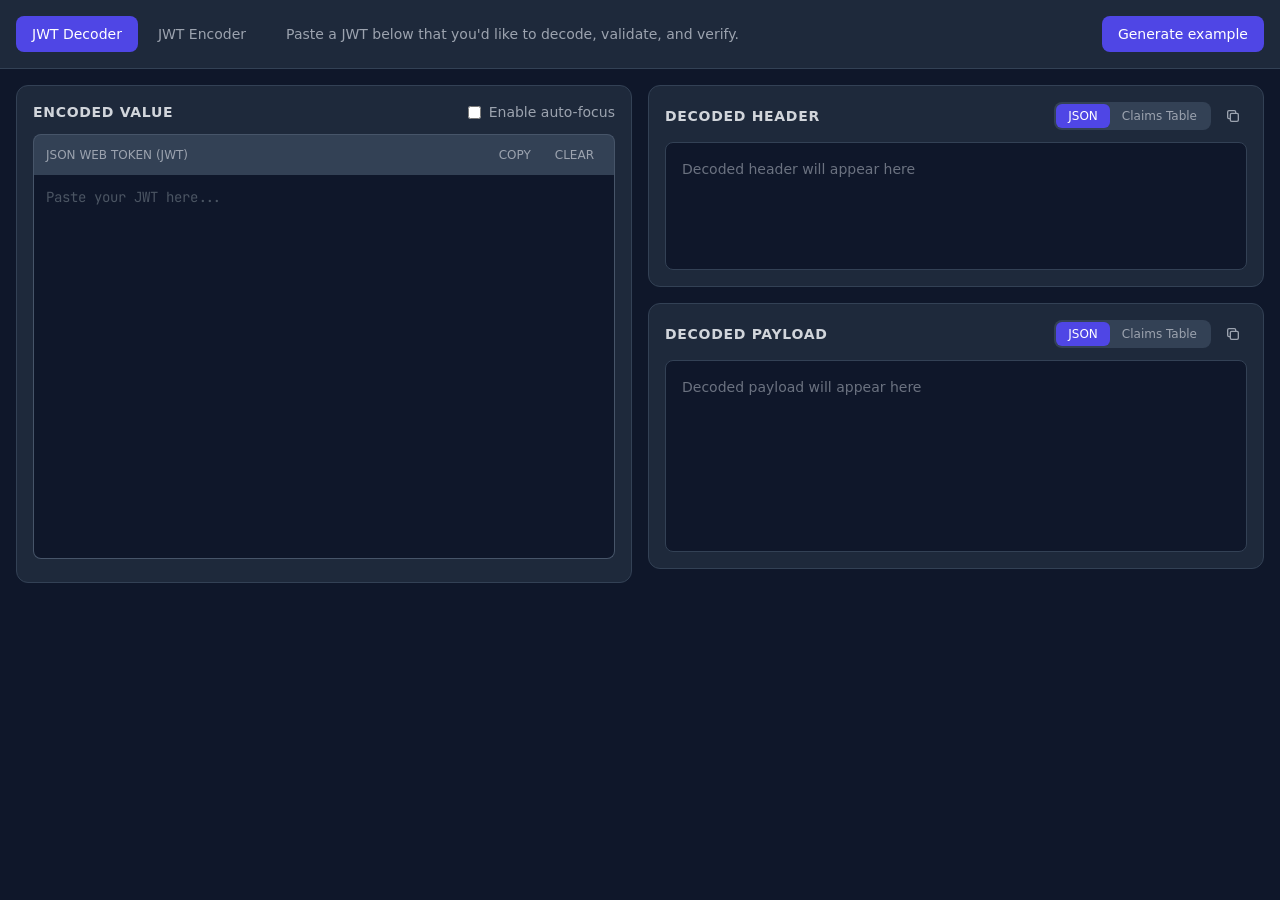
<file: jwt/index.html>
<!DOCTYPE html>
<html lang="en">

<head>
  <meta charset="UTF-8">
  <meta name="viewport" content="width=device-width, initial-scale=1.0">
  <title>JWT Decoder</title>
  <script src="/lib/tailwind.js"></script>
  <link href="https://fonts.googleapis.com/css2?family=JetBrains+Mono:wght@400;500;600&display=swap" rel="stylesheet">
  <script>
    tailwind.config = {
      theme: {
        extend: {
          fontFamily: {
            mono: ['JetBrains Mono', 'monospace'],
          },
          colors: {
            dark: {
              900: '#0f172a',
              800: '#1e293b',
              700: '#334155',
              600: '#475569',
            }
          }
        }
      }
    }
  </script>
  <style>
    body {
      font-family: 'Inter', system-ui, -apple-system, sans-serif;
    }

    .font-mono {
      font-family: 'JetBrains Mono', monospace;
    }

    .scrollbar-thin::-webkit-scrollbar {
      width: 6px;
      height: 6px;
    }

    .scrollbar-thin::-webkit-scrollbar-track {
      background: #1e293b;
    }

    .scrollbar-thin::-webkit-scrollbar-thumb {
      background: #475569;
      border-radius: 3px;
    }

    .scrollbar-thin::-webkit-scrollbar-thumb:hover {
      background: #64748b;
    }

    pre {
      white-space: pre-wrap;
      word-wrap: break-word;
    }

    .token-header {
      color: #86efac;
    }

    .token-payload {
      color: #e2e8f0;
    }

    .token-signature {
      color: #93c5fd;
    }

    .json-key {
      color: #c084fc;
    }

    .json-string {
      color: #86efac;
    }

    .json-number {
      color: #fcd34d;
    }

    .json-boolean {
      color: #f472b6;
    }

    .json-null {
      color: #94a3b8;
    }
  </style>
</head>

<body class="bg-dark-900 text-gray-100 min-h-screen">
  <!-- Header -->
  <header class="border-b border-dark-700 bg-dark-800">
    <div class="max-w-7xl mx-auto px-4 py-4 flex items-center justify-between">
      <div class="flex items-center space-x-6">
        <div class="flex items-center space-x-1">
          <button id="tab-decoder"
            class="px-4 py-2 rounded-lg text-sm font-medium transition-colors bg-indigo-600 text-white">
            JWT Decoder
          </button>
          <button id="tab-encoder"
            class="px-4 py-2 rounded-lg text-sm font-medium transition-colors text-gray-400 hover:text-gray-200">
            JWT Encoder
          </button>
        </div>
        <p class="text-gray-400 text-sm hidden sm:block">Paste a JWT below that you'd like to decode, validate, and
          verify.</p>
      </div>
      <button id="generate-example"
        class="px-4 py-2 bg-indigo-600 hover:bg-indigo-700 text-white text-sm font-medium rounded-lg transition-colors">
        Generate example
      </button>
    </div>
  </header>

  <!-- Main Content -->
  <main class="max-w-7xl mx-auto p-4">
    <div class="grid grid-cols-1 lg:grid-cols-2 gap-4">
      <!-- Left Column: Input -->
      <div class="space-y-4">
        <div class="bg-dark-800 rounded-xl border border-dark-700 p-4">
          <div class="flex items-center justify-between mb-3">
            <h2 class="text-sm font-semibold text-gray-300 uppercase tracking-wider">Encoded Value</h2>
            <label class="flex items-center space-x-2 text-sm text-gray-400 cursor-pointer">
              <input type="checkbox" id="auto-focus"
                class="rounded bg-dark-700 border-dark-600 text-indigo-500 focus:ring-indigo-500">
              <span>Enable auto-focus</span>
            </label>
          </div>

          <!-- Status Indicators -->
          <div id="status-container" class="space-y-2 mb-3">
            <div id="valid-status"
              class="hidden px-3 py-1.5 bg-green-900/50 border border-green-700 rounded text-green-400 text-sm flex items-center">
              <span class="w-2 h-2 bg-green-400 rounded-full mr-2"></span>
              Valid JWT
            </div>
            <div id="invalid-status"
              class="hidden px-3 py-1.5 bg-red-900/50 border border-red-700 rounded text-red-400 text-sm flex items-center">
              <span class="w-2 h-2 bg-red-400 rounded-full mr-2"></span>
              Invalid JWT format
            </div>
          </div>

          <div class="relative">
            <div
              class="flex items-center justify-between px-3 py-2 bg-dark-700 rounded-t-lg border border-dark-600 border-b-0">
              <span class="text-xs text-gray-400 font-medium">JSON WEB TOKEN (JWT)</span>
              <div class="flex items-center space-x-2">
                <button id="copy-token"
                  class="px-2 py-1 text-xs text-gray-400 hover:text-white hover:bg-dark-600 rounded transition-colors">
                  COPY
                </button>
                <button id="clear-token"
                  class="px-2 py-1 text-xs text-gray-400 hover:text-white hover:bg-dark-600 rounded transition-colors">
                  CLEAR
                </button>
              </div>
            </div>
            <textarea id="jwt-input"
              class="w-full h-96 bg-dark-900 border border-dark-600 border-t-0 rounded-b-lg p-3 text-sm font-mono text-gray-100 placeholder-gray-600 focus:outline-none focus:ring-2 focus:ring-indigo-500 resize-none"
              placeholder="Paste your JWT here..." spellcheck="false"></textarea>
          </div>
        </div>
      </div>

      <!-- Right Column: Output -->
      <div class="space-y-4">
        <!-- Decoded Header -->
        <div class="bg-dark-800 rounded-xl border border-dark-700 p-4">
          <div class="flex items-center justify-between mb-3">
            <h2 class="text-sm font-semibold text-gray-300 uppercase tracking-wider">Decoded Header</h2>
            <div class="flex items-center space-x-2">
              <div class="flex bg-dark-700 rounded-lg p-0.5">
                <button id="header-view-json" class="px-3 py-1 text-xs font-medium rounded-md bg-indigo-600 text-white">
                  JSON
                </button>
                <button id="header-view-claims"
                  class="px-3 py-1 text-xs font-medium rounded-md text-gray-400 hover:text-white transition-colors">
                  Claims Table
                </button>
              </div>
              <button id="copy-header"
                class="p-1.5 text-gray-400 hover:text-white hover:bg-dark-600 rounded transition-colors" title="Copy">
                <svg class="w-4 h-4" fill="none" stroke="currentColor" viewBox="0 0 24 24">
                  <path stroke-linecap="round" stroke-linejoin="round" stroke-width="2"
                    d="M8 16H6a2 2 0 01-2-2V6a2 2 0 012-2h8a2 2 0 012 2v2m-6 12h8a2 2 0 002-2v-8a2 2 0 00-2-2h-8a2 2 0 00-2 2v8a2 2 0 002 2z">
                  </path>
                </svg>
              </button>
            </div>
          </div>
          <div id="header-content"
            class="bg-dark-900 rounded-lg border border-dark-700 p-4 min-h-32 overflow-auto scrollbar-thin">
            <p class="text-gray-500 text-sm">Decoded header will appear here</p>
          </div>
        </div>

        <!-- Decoded Payload -->
        <div class="bg-dark-800 rounded-xl border border-dark-700 p-4">
          <div class="flex items-center justify-between mb-3">
            <h2 class="text-sm font-semibold text-gray-300 uppercase tracking-wider">Decoded Payload</h2>
            <div class="flex items-center space-x-2">
              <div class="flex bg-dark-700 rounded-lg p-0.5">
                <button id="payload-view-json"
                  class="px-3 py-1 text-xs font-medium rounded-md bg-indigo-600 text-white">
                  JSON
                </button>
                <button id="payload-view-claims"
                  class="px-3 py-1 text-xs font-medium rounded-md text-gray-400 hover:text-white transition-colors">
                  Claims Table
                </button>
              </div>
              <button id="copy-payload"
                class="p-1.5 text-gray-400 hover:text-white hover:bg-dark-600 rounded transition-colors" title="Copy">
                <svg class="w-4 h-4" fill="none" stroke="currentColor" viewBox="0 0 24 24">
                  <path stroke-linecap="round" stroke-linejoin="round" stroke-width="2"
                    d="M8 16H6a2 2 0 01-2-2V6a2 2 0 012-2h8a2 2 0 012 2v2m-6 12h8a2 2 0 002-2v-8a2 2 0 00-2-2h-8a2 2 0 00-2 2v8a2 2 0 002 2z">
                  </path>
                </svg>
              </button>
            </div>
          </div>
          <div id="payload-content"
            class="bg-dark-900 rounded-lg border border-dark-700 p-4 min-h-48 overflow-auto scrollbar-thin">
            <p class="text-gray-500 text-sm">Decoded payload will appear here</p>
          </div>
        </div>
      </div>
    </div>
  </main>
  <!-- Toast Notification -->
  <div id="toast"
    class="fixed bottom-4 right-4 bg-dark-700 text-white px-4 py-2 rounded-lg shadow-lg transform translate-y-20 opacity-0 transition-all duration-300">
    Copied to clipboard!
  </div>

  <script>
    // JWT Example
    const exampleJWT = 'eyJhbGciOiJIUzI1NiIsInR5cCI6IkpXVCJ9.[base64].SflKxwRJSMeKKF2QT4fwpMeJf36POk6yJV_adQssw5c';

    // DOM Elements
    const jwtInput = document.getElementById('jwt-input');
    const validStatus = document.getElementById('valid-status');
    const invalidStatus = document.getElementById('invalid-status');
    const headerContent = document.getElementById('header-content');
    const payloadContent = document.getElementById('payload-content');

    // View state
    let headerViewMode = 'json';
    let payloadViewMode = 'json';

    // Base64Url decode
    function base64UrlDecode(str) {
      try {
        let base64 = str.replace(/-/g, '+').replace(/_/g, '/');
        const padding = base64.length % 4;
        if (padding) {
          base64 += '='.repeat(4 - padding);
        }
        return decodeURIComponent(atob(base64).split('').map(c =>
          '%' + ('00' + c.charCodeAt(0).toString(16)).slice(-2)
        ).join(''));
      } catch (e) {
        return null;
      }
    }

    // Format JSON with syntax highlighting
    function formatJSON(obj) {
      const json = JSON.stringify(obj, null, 2);
      return json.replace(/("(\\u[a-zA-Z0-9]{4}|\\[^u]|[^\\"])*"(\s*:)?|\b(true|false|null)\b|-?\d+(?:\.\d*)?(?:[eE][+-]?\d+)?)/g, (match) => {
        let cls = 'json-number';
        if (/^"/.test(match)) {
          if (/:$/.test(match)) {
            cls = 'json-key';
          } else {
            cls = 'json-string';
          }
        } else if (/true|false/.test(match)) {
          cls = 'json-boolean';
        } else if (/null/.test(match)) {
          cls = 'json-null';
        }
        return `<span class="${cls}">${match}</span>`;
      });
    }

    // Format timestamp to readable date
    function formatTimestamp(timestamp) {
      const date = new Date(timestamp * 1000);
      return date.toLocaleString();
    }

    // Claims mapping for human-readable names
    const claimsMap = {
      iss: 'Issuer',
      sub: 'Subject',
      aud: 'Audience',
      exp: 'Expiration Time',
      nbf: 'Not Before',
      iat: 'Issued At',
      jti: 'JWT ID'
    };

    // Render claims table
    function renderClaimsTable(data) {
      let html = '<table class="w-full text-sm">';
      html += '<thead><tr class="border-b border-dark-700"><th class="text-left py-2 px-2 text-gray-400 font-medium">Claim</th><th class="text-left py-2 px-2 text-gray-400 font-medium">Value</th></tr></thead>';
      html += '<tbody>';

      for (const [key, value] of Object.entries(data)) {
        const displayKey = claimsMap[key] || key;
        let displayValue = value;

        // Format timestamps
        if (['exp', 'nbf', 'iat'].includes(key) && typeof value === 'number') {
          displayValue = `<span class="text-yellow-400">${value}</span> <span class="text-gray-500 text-xs">(→ ${formatTimestamp(value)})</span>`;
        } else if (typeof value === 'object') {
          displayValue = JSON.stringify(value);
        }

        html += `<tr class="border-b border-dark-700/50 hover:bg-dark-800/50">
                    <td class="py-2 px-2 text-purple-400 font-mono">${displayKey}</td>
                    <td class="py-2 px-2 text-green-400 font-mono">${displayValue}</td>
                </tr>`;
      }

      html += '</tbody></table>';
      return html;
    }

    // Decode JWT
    function decodeJWT(token) {
      const parts = token.trim().split('.');

      if (parts.length !== 3) {
        return { valid: false, error: 'Invalid JWT format' };
      }

      const header = base64UrlDecode(parts[0]);
      const payload = base64UrlDecode(parts[1]);

      if (!header || !payload) {
        return { valid: false, error: 'Invalid Base64 encoding' };
      }

      try {
        const headerObj = JSON.parse(header);
        const payloadObj = JSON.parse(payload);
        return { valid: true, header: headerObj, payload: payloadObj };
      } catch (e) {
        return { valid: false, error: 'Invalid JSON in token' };
      }
    }

    // Update display
    function updateDisplay() {
      const token = jwtInput.value.trim();

      if (!token) {
        validStatus.classList.add('hidden');
        invalidStatus.classList.add('hidden');
        headerContent.innerHTML = '<p class="text-gray-500 text-sm">Decoded header will appear here</p>';
        payloadContent.innerHTML = '<p class="text-gray-500 text-sm">Decoded payload will appear here</p>';
        return;
      }

      const result = decodeJWT(token);

      if (result.valid) {
        validStatus.classList.remove('hidden');
        invalidStatus.classList.add('hidden');

        // Render header
        if (headerViewMode === 'json') {
          headerContent.innerHTML = `<pre class="text-sm font-mono">${formatJSON(result.header)}</pre>`;
        } else {
          headerContent.innerHTML = renderClaimsTable(result.header);
        }

        // Render payload
        if (payloadViewMode === 'json') {
          payloadContent.innerHTML = `<pre class="text-sm font-mono">${formatJSON(result.payload)}</pre>`;
        } else {
          payloadContent.innerHTML = renderClaimsTable(result.payload);
        }
      } else {
        validStatus.classList.add('hidden');
        invalidStatus.classList.remove('hidden');
        invalidStatus.innerHTML = `<span class="w-2 h-2 bg-red-400 rounded-full mr-2"></span>${result.error}`;
      }
    }

    // Show toast
    function showToast(message) {
      const toast = document.getElementById('toast');
      toast.textContent = message;
      toast.classList.remove('translate-y-20', 'opacity-0');
      setTimeout(() => {
        toast.classList.add('translate-y-20', 'opacity-0');
      }, 2000);
    }

    // Event Listeners
    jwtInput.addEventListener('input', updateDisplay);

    // Generate example
    document.getElementById('generate-example').addEventListener('click', () => {
      jwtInput.value = exampleJWT;
      updateDisplay();
      if (document.getElementById('auto-focus').checked) {
        jwtInput.focus();
      }
    });

    // Copy token
    document.getElementById('copy-token').addEventListener('click', () => {
      navigator.clipboard.writeText(jwtInput.value).then(() => {
        showToast('JWT copied to clipboard!');
      });
    });

    // Clear token
    document.getElementById('clear-token').addEventListener('click', () => {
      jwtInput.value = '';
      updateDisplay();
    });

    // Copy header
    document.getElementById('copy-header').addEventListener('click', () => {
      const token = jwtInput.value.trim();
      if (token) {
        const result = decodeJWT(token);
        if (result.valid) {
          navigator.clipboard.writeText(JSON.stringify(result.header, null, 2)).then(() => {
            showToast('Header copied to clipboard!');
          });
        }
      }
    });

    // Copy payload
    document.getElementById('copy-payload').addEventListener('click', () => {
      const token = jwtInput.value.trim();
      if (token) {
        const result = decodeJWT(token);
        if (result.valid) {
          navigator.clipboard.writeText(JSON.stringify(result.payload, null, 2)).then(() => {
            showToast('Payload copied to clipboard!');
          });
        }
      }
    });

    // Header view toggle
    document.getElementById('header-view-json').addEventListener('click', () => {
      headerViewMode = 'json';
      document.getElementById('header-view-json').classList.add('bg-indigo-600', 'text-white');
      document.getElementById('header-view-json').classList.remove('text-gray-400');
      document.getElementById('header-view-claims').classList.remove('bg-indigo-600', 'text-white');
      document.getElementById('header-view-claims').classList.add('text-gray-400');
      updateDisplay();
    });

    document.getElementById('header-view-claims').addEventListener('click', () => {
      headerViewMode = 'claims';
      document.getElementById('header-view-claims').classList.add('bg-indigo-600', 'text-white');
      document.getElementById('header-view-claims').classList.remove('text-gray-400');
      document.getElementById('header-view-json').classList.remove('bg-indigo-600', 'text-white');
      document.getElementById('header-view-json').classList.add('text-gray-400');
      updateDisplay();
    });

    // Payload view toggle
    document.getElementById('payload-view-json').addEventListener('click', () => {
      payloadViewMode = 'json';
      document.getElementById('payload-view-json').classList.add('bg-indigo-600', 'text-white');
      document.getElementById('payload-view-json').classList.remove('text-gray-400');
      document.getElementById('payload-view-claims').classList.remove('bg-indigo-600', 'text-white');
      document.getElementById('payload-view-claims').classList.add('text-gray-400');
      updateDisplay();
    });

    document.getElementById('payload-view-claims').addEventListener('click', () => {
      payloadViewMode = 'claims';
      document.getElementById('payload-view-claims').classList.add('bg-indigo-600', 'text-white');
      document.getElementById('payload-view-claims').classList.remove('text-gray-400');
      document.getElementById('payload-view-json').classList.remove('bg-indigo-600', 'text-white');
      document.getElementById('payload-view-json').classList.add('text-gray-400');
      updateDisplay();
    });

    // Tab switching (placeholder for encoder)
    document.getElementById('tab-decoder').addEventListener('click', () => {
      document.getElementById('tab-decoder').classList.add('bg-indigo-600', 'text-white');
      document.getElementById('tab-decoder').classList.remove('text-gray-400');
      document.getElementById('tab-encoder').classList.remove('bg-indigo-600', 'text-white');
      document.getElementById('tab-encoder').classList.add('text-gray-400');
    });

    document.getElementById('tab-encoder').addEventListener('click', () => {
      document.getElementById('tab-encoder').classList.add('bg-indigo-600', 'text-white');
      document.getElementById('tab-encoder').classList.remove('text-gray-400');
      document.getElementById('tab-decoder').classList.remove('bg-indigo-600', 'text-white');
      document.getElementById('tab-decoder').classList.add('text-gray-400');
      showToast('Encoder coming soon!');
    });
  </script>
</body>

</html>
</file>
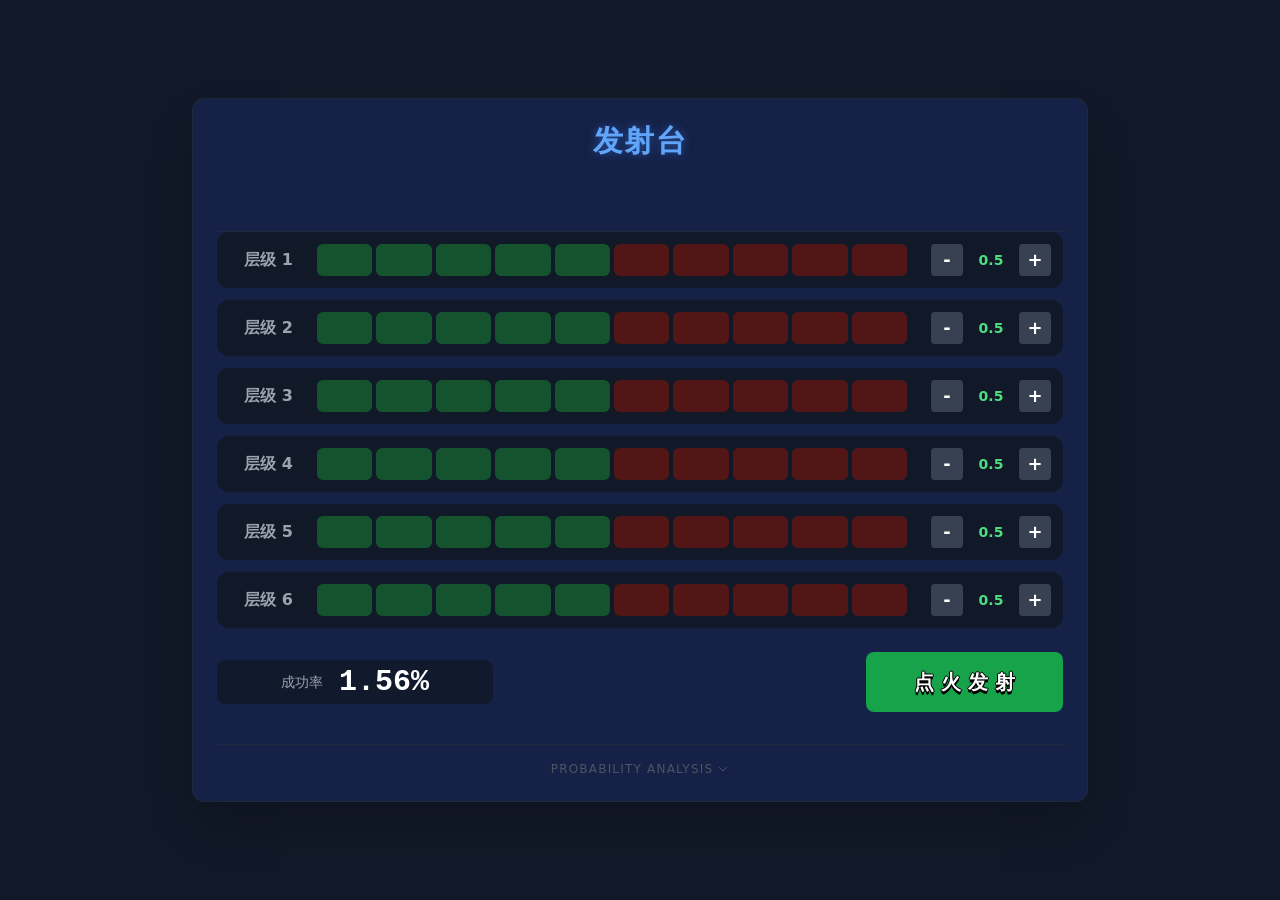
<file: rocket/index.html>
<!DOCTYPE html>
<html lang="zh-CN">

<head>
  <meta charset="UTF-8">
  <meta name="viewport" content="width=device-width, initial-scale=1.0">
  <title>火箭发射概率模拟器</title>
  <script src="/lib/tailwind.js"></script>
  <style>
    /* 自定义一些过渡效果，让灯的闪烁更自然 */
    .light-cell {
      transition: all 0.1s ease-in-out;
    }

    /* 亮绿色 */
    .light-on-green {
      background-color: #22c55e;
      /* green-500 */
      box-shadow: 0 0 10px #22c55e;
      transform: scale(1.1);
    }

    /* 亮红色 */
    .light-on-red {
      background-color: #ef4444;
      /* red-500 */
      box-shadow: 0 0 10px #ef4444;
      transform: scale(1.1);
    }

    /* 暗绿色 (成功区) */
    .light-dim-green {
      background-color: #14532d;
      /* green-900 */
    }

    /* 暗红色 (失败区) */
    .light-dim-red {
      background-color: #531616;
      /* red-900 */
    }

    /* 等待/灰态 */
    .light-off {
      background-color: #374151;
      /* gray-700 */
    }

    /* 按钮文字立体描边：上方细、下方粗，模拟光照从上方的立体感 */
    .btn-text-stroke {
      -webkit-text-stroke: 0.5px black;
      paint-order: stroke fill;
      text-shadow:
        /* 上方细描边（受光面） */
        0 -1px 0 black,
        /* 左右轻微描边 */
        -1px 0 0 black,
        1px 0 0 black,
        /* 下方粗描边（背光面，多层叠出厚度） */
        0 1px 0 black,
        0 2px 0 black,
        0 3px 0 black;
    }
  </style>
</head>

<body class="bg-gray-900 text-white font-sans min-h-screen flex flex-col items-center justify-center p-4">

  <!-- 主容器 -->
  <div class="w-full max-w-4xl bg-blue-950/70 border border-gray-800 rounded-xl shadow-2xl p-6 relative overflow-hidden">

    <!-- 顶部标题与总概率 -->
    <div class="text-center border-b border-gray-800 pb-6">
      <h1 class="text-3xl font-bold text-blue-400 tracking-wider mb-2 uppercase"
        style="text-shadow: 0 0 10px rgba(59, 130, 246, 0.5);">
        发射台
      </h1>

      <div id="status-msg" class="mt-4 h-8 text-xl font-bold text-yellow-400"></div>
    </div>

    <!-- 六层概率菜单 -->
    <div id="layers-container" class="space-y-3">
      <!-- 动态生成层 -->
    </div>

    <!-- 底部启动按钮 -->
    <div class="mt-6 flex justify-between items-center">
      <div class="bg-gray-900/80 px-16 py-1 rounded-lg flex items-center gap-4">
        <span class="text-gray-400 text-sm uppercase">成功率</span>
        <div id="total-prob" class="text-3xl font-mono font-bold text-white">0.00%</div>
      </div>
      <button id="start-btn" onclick="startSimulation()"
        class="btn-text-stroke bg-green-600 hover:bg-green-500 text-white text-xl font-bold py-4 px-12 rounded-lg transition-all transform hover:scale-105 active:scale-95 disabled:opacity-50 disabled:cursor-not-allowed">
        点 火 发 射
      </button>
    </div>

    <!-- ================= 新增：概率统计分析面板 ================= -->
    <div class="mt-8 border-t border-gray-800 pt-4">
      <!-- 低调的 Trigger -->
      <div class="flex justify-center">
        <button id="stats-toggle" class="text-gray-600 hover:text-gray-400 text-xs uppercase tracking-widest flex items-center gap-1 transition-colors duration-300">
          <span>Probability Analysis</span>
          <svg id="stats-chevron" class="w-3 h-3 transition-transform duration-300" fill="none" stroke="currentColor" viewBox="0 0 24 24"><path stroke-linecap="round" stroke-linejoin="round" stroke-width="2" d="M19 9l-7 7-7-7"></path></svg>
        </button>
      </div>

      <!-- 折叠内容 -->
      <div id="stats-panel" class="hidden mt-3 animate-fade-in">
        

        <!-- 统计网格 -->
        <div class="grid grid-cols-1 md:grid-cols-2 gap-4 text-sm">
          
          <!-- 左侧：综合统计 -->
          <div class="space-y-2 bg-gray-900/30 p-3 rounded-lg border border-gray-800">
            <div class="flex justify-between items-center border-b border-gray-800 pb-2">
              <span class="text-gray-500">单次发射成功率</span>
              <span id="stat-overall" class="font-mono text-green-400 font-bold">--%</span>
            </div>
            <div class="flex justify-between items-center border-b border-gray-800 pb-2">
              <span class="text-gray-500">期望尝试次数，即平均需要尝试多少次才能成功</span>
              <span id="stat-expected" class="font-mono text-blue-400 font-bold">--</span>
            </div>

            <!-- 输入区域 -->
            <div class="flex items-center justify-between gap-3 mb-4 text-sm text-gray-400 rounded-lg border border-gray-800">
              <label>目标尝试次数 (n):</label>
              <input type="number" id="stats-n-input" value="10" min="1" class="bg-gray-800 border border-gray-700 rounded px-2 py-1 w-20 text-center text-white focus:outline-none focus:border-blue-500 font-mono">
            </div>
            <!-- 动态概率计算 -->
            <div class="bg-gray-800/40 p-2 rounded mt-2">
              <div class="flex justify-between items-center mb-1">
                <span class="text-gray-400 text-xs">第 n 次才成功 (Geometric)</span>
                <span id="stat-geo" class="font-mono text-yellow-400 text-xs">--%</span>
              </div>
              <div class="flex justify-between items-center">
                <span class="text-gray-400 text-xs">n 次内成功至少一次 (Cumulative)</span>
                <span id="stat-cum" class="font-mono text-purple-400 text-xs">--%</span>
              </div>
            </div>
          </div>

          <!-- 右侧：层级明细 -->
          <div class="bg-gray-900/30 p-3 rounded-lg border border-gray-800 flex flex-col">
            <div class="text-gray-500 mb-2 text-xs uppercase tracking-wider border-b border-gray-800 pb-1">各级别成功率</div>
            <div id="stat-layers" class="grid grid-cols-2 gap-x-4 gap-y-1 font-mono text-xs text-gray-300">
              <!-- 由 JS 填充 -->
            </div>
          </div>
        </div>
      </div>
    </div>
    <!-- ================= 统计面板结束 ================= -->

  </div>

  <script>
    // 配置
    const LAYER_COUNT = 6;
    const GRID_COUNT = 10; // 每层10个格子

    // 初始状态：每层 50% 概率
    let layersData = Array(LAYER_COUNT).fill(0.5);

    // 动画状态锁
    let isRunning = false;

    // 初始化渲染
    function init() {
      renderLayers();
      updateTotalProb();
      initStats(); // 初始化统计面板
    }

    // 更新综合概率显示
    function updateTotalProb() {
      // 总概率 = P1 * P2 * P3 * P4 * P5 * P6
      let total = layersData.reduce((acc, val) => acc * val, 1);
      document.getElementById('total-prob').innerText = (total * 100).toFixed(2) + '%';
      // 同时更新统计面板
      updateStatsPanel();
    }

    // ================= 统计面板逻辑 =================
    function initStats() {
      // 绑定折叠按钮
      const toggleBtn = document.getElementById('stats-toggle');
      const panel = document.getElementById('stats-panel');
      const chevron = document.getElementById('stats-chevron');

      toggleBtn.addEventListener('click', () => {
        panel.classList.toggle('hidden');
        // 简单的旋转箭头效果
        if (panel.classList.contains('hidden')) {
          chevron.style.transform = 'rotate(0deg)';
        } else {
          chevron.style.transform = 'rotate(180deg)';
        }
      });

      // 绑定输入框
      const nInput = document.getElementById('stats-n-input');
      nInput.addEventListener('input', updateStatsPanel);
      
      // 初始渲染一次
      updateStatsPanel();
    }

    function updateStatsPanel() {
      const pTotal = layersData.reduce((acc, val) => acc * val, 1);
      
      // 更新总体成功率
      document.getElementById('stat-overall').innerText = (pTotal * 100).toFixed(2) + '%';

      // 更新期望值 (1 / p)
      const expected = pTotal > 0 ? (1 / pTotal).toFixed(2) : '∞';
      document.getElementById('stat-expected').innerText = expected;

      // 获取用户输入的 n
      let n = parseInt(document.getElementById('stats-n-input').value);
      if (isNaN(n) || n < 1) n = 1;

      // 更新 n 的显示引用
      document.getElementById('stat-geo').previousElementSibling.innerHTML = `第 ${n} 次才成功 (Geometric)`;
      document.getElementById('stat-cum').previousElementSibling.innerHTML = `${n} 次内成功至少一次 (Cumulative)`;

      // 计算几何分布 (恰好第 n 次成功)
      // P(X = n) = (1-p)^(n-1) * p
      let geoProb = Math.pow(1 - pTotal, n - 1) * pTotal;
      document.getElementById('stat-geo').innerText = (geoProb * 100).toFixed(2) + '%';

      // 计算累积分布 (n 次内至少成功一次)
      // P(X <= n) = 1 - (1-p)^n
      let cumProb = 1 - Math.pow(1 - pTotal, n);
      document.getElementById('stat-cum').innerText = (cumProb * 100).toFixed(2) + '%';

      // 渲染层级明细
      const layersContainer = document.getElementById('stat-layers');
      layersContainer.innerHTML = '';
      // 改成到该层才成功的概率，即前面的层都要成功
      // layersData.forEach((prob, idx) => {
      //   const div = document.createElement('div');
      //   div.className = 'flex justify-between';
      //   div.innerHTML = `<span>层级 ${idx + 1}</span> <span class="text-blue-300">${(prob * 100).toFixed(0)}%</span>`;
      //   layersContainer.appendChild(div);
      // });
      let prob = 1;
      for (let i = 0; i < layersData.length; i++) {
        prob *= layersData[i];
        const div = document.createElement('div');
        div.className = 'flex justify-between';
        div.innerHTML = `<span>层级 ${i + 1}</span> <span class="text-blue-300">${(prob * 100).toFixed(2)}%</span>`;
        layersContainer.appendChild(div);
      }
    }
    // =================================================

    // 渲染层
    function renderLayers() {
      const container = document.getElementById('layers-container');
      container.innerHTML = '';

      layersData.forEach((prob, index) => {
        const layerDiv = document.createElement('div');
        layerDiv.className = 'flex items-center justify-between bg-gray-900 p-3 rounded-xl';

        // 层级标签
        const label = document.createElement('div');
        label.className = 'w-16 text-right mr-4 font-bold text-gray-400';
        label.innerText = `层级 ${index + 1}`;

        // 灯格容器
        const gridContainer = document.createElement('div');
        gridContainer.className = 'flex-grow grid grid-cols-10 gap-1 mx-2';
        gridContainer.id = `layer-${index}-grid`;

        // 生成10个格子
        for (let i = 0; i < GRID_COUNT; i++) {
          const cell = document.createElement('div');
          cell.id = `layer-${index}-cell-${i}`;
          cell.className = 'h-8 w-full rounded-md light-cell light-off'; // 初始全灰，等待JS填充颜色
          gridContainer.appendChild(cell);
        }

        // 控制按钮区域
        const controls = document.createElement('div');
        controls.className = 'flex items-center space-x-1 ml-4';

        // 减号按钮
        const btnMinus = document.createElement('button');
        btnMinus.innerText = '-';
        btnMinus.className = 'w-8 h-8 bg-gray-700 hover:bg-gray-600 text-white rounded font-bold text-lg flex items-center justify-center transition-colors';
        btnMinus.onclick = () => adjustProb(index, -0.1);

        // 当前概率显示
        const probDisplay = document.createElement('div');
        probDisplay.className = 'prob-text-display w-12 text-center text-sm font-bold text-green-400';
        probDisplay.innerText = prob.toFixed(1);

        // 加号按钮
        const btnPlus = document.createElement('button');
        btnPlus.innerText = '+';
        btnPlus.className = 'w-8 h-8 bg-gray-700 hover:bg-gray-600 text-white rounded font-bold text-lg flex items-center justify-center transition-colors';
        btnPlus.onclick = () => adjustProb(index, 0.1);

        controls.appendChild(btnMinus);
        controls.appendChild(probDisplay);
        controls.appendChild(btnPlus);

        layerDiv.appendChild(label);
        layerDiv.appendChild(gridContainer);
        layerDiv.appendChild(controls);
        container.appendChild(layerDiv);

        // 渲染该层的静态颜色（成功后保持绿，失败后保持红，平时显示暗色）
        updateLayerVisuals(index, prob);
      });
    }

    // 调整概率
    function adjustProb(layerIndex, delta) {
      if (isRunning) return; // 运行中禁止修改

      let newProb = layersData[layerIndex] + delta;
      // 限制范围 0.1 ~ 1.0，step 0.1
      if (newProb < 0.1) newProb = 0.1;
      if (newProb > 1.0) newProb = 1.0;

      // 修正浮点数精度问题 (e.g. 0.30000000004)
      newProb = Math.round(newProb * 10) / 10;

      layersData[layerIndex] = newProb;

      // 重新渲染该层的静态颜色
      updateLayerVisuals(layerIndex, newProb);

      // 更新文本显示
      const controls = document.querySelectorAll('#layers-container > div')[layerIndex];
      controls.querySelector('.prob-text-display').innerText = newProb.toFixed(1);

      updateTotalProb();
    }

    // 更新每层格子的颜色（基础状态）
    function updateLayerVisuals(layerIndex, prob, specialIndex = -1, state = 'static') {
      // 成功的格子数 (0-10)
      const successCount = Math.round(prob * GRID_COUNT);

      for (let i = 0; i < GRID_COUNT; i++) {
        const cell = document.getElementById(`layer-${layerIndex}-cell-${i}`);

        // 清除所有特殊状态类
        cell.classList.remove('light-on-green', 'light-on-red', 'light-dim-green', 'light-dim-red', 'light-off');

        const isLeftSide = i < successCount;

        if (state === 'static') {
          // 静态模式下：左边是暗绿，右边是暗红
          if (isLeftSide) {
            cell.classList.add('light-dim-green');
          } else {
            cell.classList.add('light-dim-red');
          }
        } else if (state === 'running') {
          // 动画模式：除了当前跑马灯位置是亮的，其他恢复静态
          if (i === specialIndex) {
            // 不管左右，亮起来
            if (isLeftSide) cell.classList.add('light-on-green');
            else cell.classList.add('light-on-red');
          } else {
            // 恢复暗色
            if (isLeftSide) cell.classList.add('light-dim-green');
            else cell.classList.add('light-dim-red');
          }
        } else if (state === 'finished') {
          // 结束模式
          if (i === specialIndex) {
            if (isLeftSide) cell.classList.add('light-on-green');
            else cell.classList.add('light-on-red');
          } else {
            if (isLeftSide) cell.classList.add('light-dim-green');
            else cell.classList.add('light-dim-red');
          }
        }
      }
    }

    // 核心动画逻辑
    async function startSimulation() {
      if (isRunning) return;
      isRunning = true;

      const startBtn = document.getElementById('start-btn');
      const statusMsg = document.getElementById('status-msg');

      startBtn.disabled = true;
      statusMsg.innerText = "系统自检中...";
      statusMsg.className = "mt-4 h-8 text-xl font-bold text-blue-400 animate-pulse";

      // 启动时清除之前亮起的灯，所有层恢复为静态暗色
      for (let i = 0; i < LAYER_COUNT; i++) {
        updateLayerVisuals(i, layersData[i], -1, 'static');
      }

      await new Promise(r => setTimeout(r, 500));

      let failed = false;

      for (let i = 0; i < LAYER_COUNT; i++) {
        statusMsg.innerText = `检测引擎层级 ${i + 1}...`;

        const prob = layersData[i];
        const successCount = Math.round(prob * GRID_COUNT);

        // 决定结果：根据概率随机一个数
        const randomVal = Math.random(); 
        const isLayerSuccess = randomVal < prob;

        // 计算停下的格子索引
        let finalIndex;
        if (isLayerSuccess) {
          finalIndex = Math.floor(Math.random() * successCount);
        } else {
          finalIndex = successCount + Math.floor(Math.random() * (GRID_COUNT - successCount));
        }

        // 跑马灯动画
        await runMarquee(i, finalIndex);

        // 检查结果
        if (!isLayerSuccess) {
          failed = true;
          statusMsg.innerText = `层级 ${i + 1} 点火失败！`;
          statusMsg.className = "mt-4 h-8 text-2xl font-bold text-red-500";
          // 标记失败格子
          const cell = document.getElementById(`layer-${i}-cell-${finalIndex}`);
          cell.classList.remove('light-on-red'); 
          void cell.offsetWidth; 
          cell.classList.add('light-on-red');
          break;
        } else {
          // 成功
          const cell = document.getElementById(`layer-${i}-cell-${finalIndex}`);
          cell.classList.remove('light-on-green');
          void cell.offsetWidth;
          cell.classList.add('light-on-green');
          await new Promise(r => setTimeout(r, 300));
        }
      }

      if (!failed) {
        statusMsg.innerText = "🚀 火箭发射成功！冲鸭！";
        statusMsg.className = "mt-4 h-8 text-2xl font-bold text-green-400 animate-bounce";
      }

      isRunning = false;
      startBtn.disabled = false;
    }

    // 跑马灯动画函数
    function runMarquee(layerIndex, targetIndex) {
      return new Promise(resolve => {
        let step = 0;
        // 动画步数：先跑几圈模糊视觉，然后停在目标
        // 简单逻辑：跑 15 次 + 目标位置
        const totalSteps = 15 + targetIndex; 

        const simpleTimer = setInterval(() => {
          const idx = step % GRID_COUNT;
          updateLayerVisuals(layerIndex, layersData[layerIndex], idx, 'running');

          step++;

          if (step > 15 && idx === targetIndex) {
            clearInterval(simpleTimer);
            resolve();
          }
        }, 60); 
      });
    }

    // 启动
    init();

  </script>
</body>

</html>
</file>
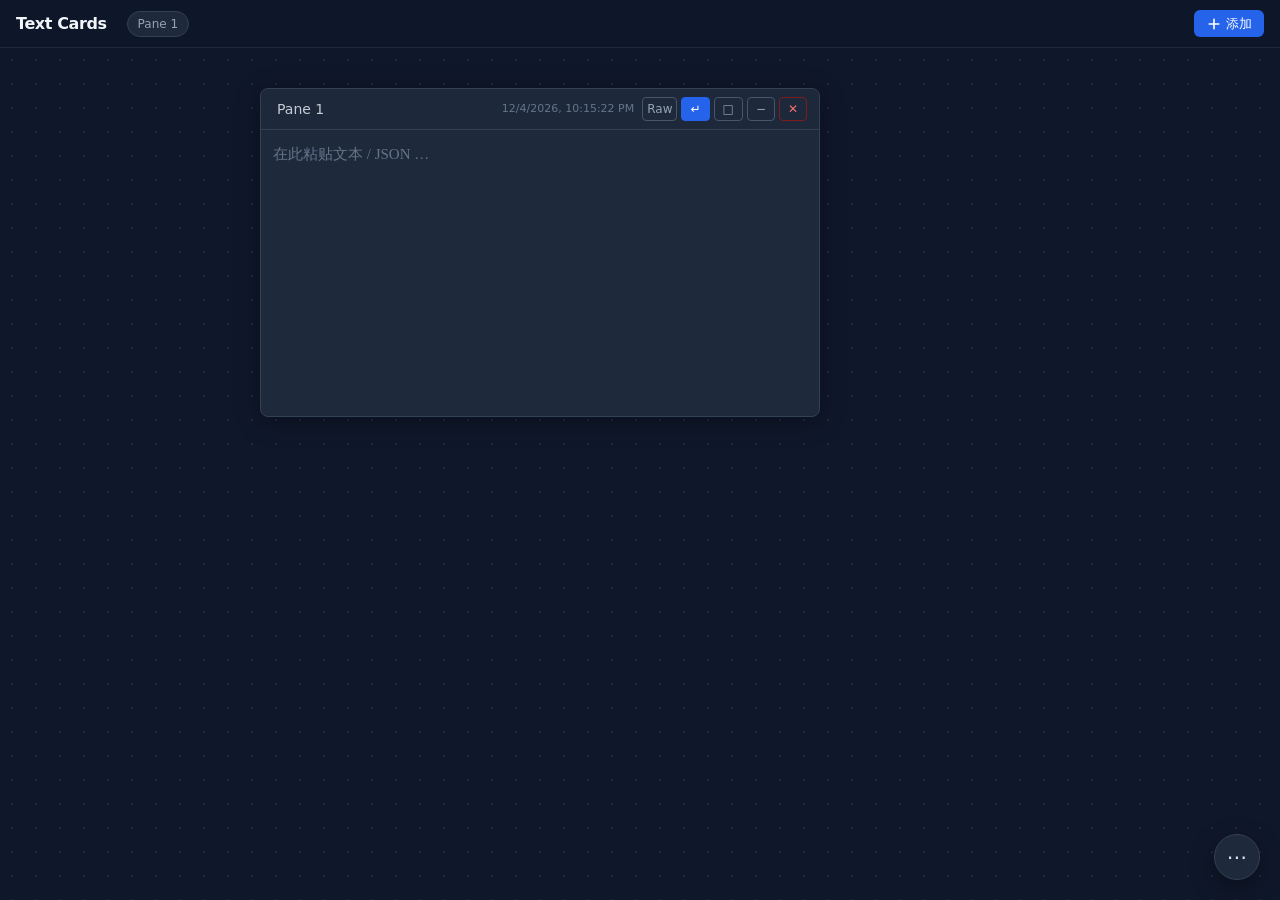
<file: text-cards/index.html>
<!DOCTYPE html>
<html lang="zh-CN">

<head>
  <meta charset="UTF-8">
  <meta name="viewport" content="width=device-width, initial-scale=1.0">
  <title>卡片笔记 - Text Cards</title>
  <script src="/lib/tailwind.js"></script>
  <!-- <link href="https://fonts.googleapis.com/css2?family=Fira+Code:wght@400;500&display=swap" rel="stylesheet"> -->
  <link href="/lib/fonts-fira.css" rel="stylesheet">
  <style>
    * {
      scrollbar-width: thin;
      scrollbar-color: #475569 #1e293b;
    }
    *::-webkit-scrollbar { width: 8px; height: 8px; }
    *::-webkit-scrollbar-track { background: #1e293b; border-radius: 4px; }
    *::-webkit-scrollbar-thumb { background: #475569; border-radius: 4px; }
    *::-webkit-scrollbar-thumb:hover { background: #64748b; }

    html, body { margin: 0; padding: 0; height: 100%; overflow: hidden; }
    body { font-family: system-ui, -apple-system, sans-serif; background: #0f172a; color: #e2e8f0; }

    .code-font { font-family: 'Fira Code', 'Consolas', monospace; }

    /* JSON 语法颜色 */
    .json-key     { color: #7dd3fc; }
    .json-string  { color: #86efac; }
    .json-number  { color: #fcd34d; }
    .json-boolean { color: #c4b5fd; }
    .json-null    { color: #f87171; }

    /* Shell 语法颜色 */
    .sh-comment  { color: #64748b; font-style: italic; }
    .sh-string   { color: #86efac; }
    .sh-var      { color: #fcd34d; }
    .sh-keyword  { color: #c4b5fd; font-weight: 600; }

    /* Markdown 语法颜色 */
    .md-h1, .md-h2, .md-h3, .md-h4, .md-h5, .md-h6 { color: #7dd3fc; font-weight: 700; }
    .md-h1 { font-size: 1.2em; }
    .md-bold       { color: #f1f5f9; font-weight: 650; }
    .md-italic     { color: #e2e8f0; font-style: italic; }
    .md-code       { color: #fcd34d; background: rgba(255,255,255,.07); border-radius: 3px; }
    .md-blockquote { color: #94a3b8; border-left: 3px solid #475569; padding-left: 8px; }
    .md-bullet     { color: #c4b5fd; }
    .md-strike     { color: #64748b; text-decoration: line-through; }
    .md-link-text  { color: #7dd3fc; }
    .md-url        { color: #86efac; }
    .md-hr         { color: #475569; }

    /* hl-select 下拉 */
    .hl-select {
      padding: 2px 4px; font-size: 12px; border-radius: 4px;
      border: 1px solid #475569; background: #1e293b;
      color: #94a3b8; cursor: pointer; transition: all 0.15s;
      white-space: nowrap;
    }
    .hl-select:hover { border-color: #64748b; color: #e2e8f0; }
    /* .hl-select.active { background: #1e3a5f; border-color: #2563eb; color: #7dd3fc; } */

    /* 自定义高亮模式下拉菜单 */
    #hlDropdown {
      position: fixed; z-index: 999999;
      background: #1e293b; border: 1px solid #475569; border-radius: 4px;
      padding: 2px 0; min-width: 80px;
      box-shadow: 0 4px 12px rgba(0,0,0,.4);
      display: none;
    }
    .hl-drop-item {
      padding: 4px 10px; font-size: 12px; cursor: pointer;
      color: #94a3b8; white-space: nowrap; transition: background 0.1s;
    }
    .hl-drop-item:hover { background: #334155; color: #e2e8f0; }
    .hl-drop-item.selected { color: #7dd3fc; }

    /* ── 无限画布 ── */
    #canvas {
      position: absolute;
      top: 0; left: 0;
      min-width: 100%;
      min-height: 100%;
      /* 点阵网格背景 */
      background-image: radial-gradient(circle, #1e293b 1px, transparent 1px);
      background-size: 24px 24px;
    }
    #canvasViewport {
      position: fixed;
      top: 48px; left: 0; right: 0; bottom: 0;
      overflow: auto;
    }

    /* ── 窗格 ── */
    .json-pane {
      position: absolute;
      width: 560px;
      min-width: 320px;
      display: flex;
      flex-direction: column;
      border-radius: 8px;
      overflow: hidden;
      box-shadow: 0 4px 24px rgba(0,0,0,.35);
      transition: box-shadow 0.15s;
    }
    .json-pane:hover,
    .json-pane:focus-within {
      box-shadow: 0 8px 32px rgba(0,0,0,.5);
    }

    .pane-titlebar {
      cursor: grab;
      user-select: none;
    }
    .pane-titlebar:active { cursor: grabbing; }

    .pane-title-input[readonly] {
      pointer-events: none;
      cursor: grab;
      opacity: .85;
    }
    .pane-title-input:not([readonly]) {
      background: #1e293b;
      cursor: text;
      pointer-events: auto;
    }

    /* 高亮模式由每个窗格自身的 class 控制 */
    .pane-highlight-on .editor-textarea { display: none; }
    .pane-highlight-on .highlight-view  { display: block; }
    .highlight-view { display: none; }

    .pane-content { min-height: 120px; }
    .pane-highlight-on { overflow: auto; }

    .editor-textarea {
      width: 100%; height: 100%; min-height: 120px;
      background: transparent; color: #e2e8f0;
      border: none; outline: none; resize: none;
      font-family: consolas monospace;
      font-size: 15px; line-height: 1.6; padding: 12px;
      white-space: pre-wrap; overflow-wrap: break-word;
    }
    .pane-nowrap .editor-textarea,
    .pane-nowrap .highlight-view {
      white-space: pre; overflow-wrap: normal;
    }
    .editor-textarea::placeholder { color: #64748b; }

    .resize-handle {
      height: 6px; cursor: ns-resize;
      background: transparent; transition: background 0.15s;
      flex-shrink: 0;
    }
    .resize-handle:hover, .resize-handle.active { background: #3b82f6; }

    /* 窗格标题栏按钮 */
    .pane-btn {
      padding: 2px 8px; font-size: 12px; border-radius: 4px;
      border: 1px solid #475569; background: transparent;
      color: #94a3b8; cursor: pointer; transition: all 0.15s;
      white-space: nowrap;
    }
    .pane-btn:hover { border-color: #64748b; color: #e2e8f0; }
    .pane-btn.active { background: #2563eb; border-color: #2563eb; color: #fff; }
    .pane-btn.danger { border-color: #7f1d1d; color: #f87171; }
    .pane-btn.danger:hover { background: #7f1d1d; color: #fff; }
    .pane-btn.format-btn { border-color: #047857; color: #34d399; }
    .pane-btn.format-btn:hover { background: #047857; color: #fff; }

    /* ── 顶部 Banner ── */
    #topBar {
      position: fixed; top: 0; left: 0; right: 0; height: 48px;
      z-index: 9999;
      background: rgba(15,23,42,.92);
      backdrop-filter: blur(8px);
      border-bottom: 1px solid #1e293b;
      display: flex; align-items: center;
      padding: 0 16px; gap: 12px;
      transition: background 0.15s, border-color 0.15s;
    }
    #topBar.drag-minimize-ready {
      background: rgba(37,99,235,.35);
      border-bottom-color: #2563eb;
    }
    #topBar h1 { font-size: 16px; font-weight: 600; color: #f1f5f9; white-space: nowrap; }

    #paneIndex {
      display: flex; gap: 6px; align-items: center;
      overflow-x: auto; flex: 1; padding: 0 8px;
      scrollbar-width: none;
    }
    #paneIndex::-webkit-scrollbar { display: none; }

    .idx-chip {
      flex-shrink: 0;
      padding: 3px 10px; font-size: 12px; border-radius: 999px;
      background: #1e293b; color: #94a3b8; border: 1px solid #334155;
      cursor: pointer; transition: all 0.15s; white-space: nowrap;
      max-width: 140px; overflow: hidden; text-overflow: ellipsis;
    }
    .idx-chip:hover { background: #334155; color: #e2e8f0; border-color: #475569; }
    .idx-chip.active { background: #2563eb; color: #fff; border-color: #2563eb; }
    .idx-chip.minimized { border-style: dashed; color: #64748b; }
    .idx-chip.minimized:hover { color: #e2e8f0; }
    .idx-chip.maximized { border-color: #f59e0b; box-shadow: inset 0 0 0 1px #f59e0b; color: #fcd34d; }
    .idx-chip.maximized.active { background: #d97706; border-color: #d97706; color: #fff; box-shadow: none; }

    .json-pane.pane-minimized { display: none; }
    .json-pane.pane-maximized {
      position: fixed !important;
      top: 56px !important;
      left: 12px !important;
      width: calc(100vw - 24px) !important;
      height: calc(100vh - 68px) !important;
      max-height: calc(100vh - 68px);
      z-index: 1000000 !important;
    }
    .json-pane.pane-maximized .pane-content {
      min-height: 0;
      height: auto !important;
      flex: 1;
    }
    .json-pane.pane-maximized .minimize-pane-btn { display: none; }
    .json-pane.pane-maximized .resize-handle { display: none; }
    .pane-max-shadow {
      position: absolute;
      border: 1px dashed #475569;
      border-radius: 8px;
      background: rgba(51, 65, 85, 0.2);
      pointer-events: none;
    }

    #addPaneBtn {
      flex-shrink: 0;
      display: flex; align-items: center; gap: 4px;
      padding: 4px 12px; font-size: 13px; font-weight: 500;
      background: #2563eb; color: #fff; border: none; border-radius: 6px;
      cursor: pointer; transition: background 0.15s;
    }
    #addPaneBtn:hover { background: #1d4ed8; }

    /* Toast */
    @keyframes fadeIn {
      from { opacity: 0; transform: translateY(-4px); }
      to   { opacity: 1; transform: translateY(0); }
    }
    .toast { animation: fadeIn 0.2s ease-out; }

  </style>
</head>

<body>
  <!-- ── 顶部 Banner ── -->
  <div id="topBar">
    <a href="/" class="font-semibold text-slate-100 hover:text-green-400 transition-colors tracking-tight cursor-pointer">Text Cards</a>
    <div id="paneIndex"></div>
    <button id="addPaneBtn">
      <svg xmlns="http://www.w3.org/2000/svg" class="h-4 w-4" viewBox="0 0 20 20" fill="currentColor">
        <path fill-rule="evenodd"
          d="M10 3a1 1 0 011 1v5h5a1 1 0 110 2h-5v5a1 1 0 11-2 0v-5H4a1 1 0 110-2h5V4a1 1 0 011-1z"
          clip-rule="evenodd" />
      </svg>
      添加
    </button>
  </div>

  <!-- ── 画布视口 ── -->
  <div id="canvasViewport">
    <div id="canvas"></div>
  </div>

  <!-- 高亮模式自定义下拉 -->
  <div id="hlDropdown">
    <div class="hl-drop-item" data-value="">Raw</div>
    <div class="hl-drop-item" data-value="json">JSON</div>
    <div class="hl-drop-item" data-value="shell">Shell</div>
    <div class="hl-drop-item" data-value="markdown">MD</div>
  </div>

  <!-- Toast 提示 -->
  <div id="toast" class="toast fixed bottom-6 right-6 z-[99999] px-4 py-3 rounded-lg shadow-lg hidden"
    style="background: #1e293b; border: 1px solid #334155;">
    <p id="toastMsg" class="text-sm"></p>
  </div>

  <!-- 外部模块 -->
  <script src="js/card-storage.js"></script>
  <script src="js/card-highlight.js"></script>
  <script src="js/card-resize.js"></script>
  <script src="js/card-drag.js"></script>
  <script src="js/data-fab-menu.js"></script>

  <script>
    // ── 常量 & 状态 ──
    const DEFAULT_WIDTH = 560;
    const DEFAULT_HEIGHT = 280;
    const PANE_GAP = 40;
    let paneIdSeq = 0;
    let maximizedPaneId = null;
    // 每个窗格的选区信息  paneId → { textarea, start, end, text }
    const paneSelections = {};

    function debounce(fn, ms) {
      let t; return (...a) => { clearTimeout(t); t = setTimeout(() => fn(...a), ms); };
    }

    // ── 高亮模式自定义下拉 ──
    let _hlDropdownCallback = null;
    let _hlDropdownBtn = null;

    function openHlDropdown(btn, currentMode, onSelect) {
      const dropdown = document.getElementById('hlDropdown');
      _hlDropdownBtn = btn;
      _hlDropdownCallback = onSelect;
      const rect = btn.getBoundingClientRect();
      dropdown.style.left = rect.left + 'px';
      dropdown.style.top  = (rect.bottom + 2) + 'px';
      dropdown.querySelectorAll('.hl-drop-item').forEach(item => {
        item.classList.toggle('selected', item.dataset.value === currentMode);
      });
      dropdown.style.display = 'block';
    }

    function closeHlDropdown() {
      document.getElementById('hlDropdown').style.display = 'none';
      _hlDropdownBtn = null;
      _hlDropdownCallback = null;
    }

    document.addEventListener('click', (e) => {
      const dropdown = document.getElementById('hlDropdown');
      if (!dropdown) return;
      const item = e.target.closest('.hl-drop-item');
      if (item && dropdown.contains(item)) {
        if (_hlDropdownCallback) _hlDropdownCallback(item.dataset.value);
        closeHlDropdown();
        return;
      }
      if (e.target !== _hlDropdownBtn && !dropdown.contains(e.target)) {
        closeHlDropdown();
      }
    });

    // ── 初始化 ──
    document.addEventListener('DOMContentLoaded', async () => {
      setupGlobalListeners();
      const saved = await JsonVStorage.loadAll();
      if (saved.length) {
        // 按 zIndex 升序创建，这样最后创建的在最上层
        saved.sort((a, b) => (a.zIndex || 0) - (b.zIndex || 0));
        saved.forEach(s => {
          JsonVDrag.setBaseZ(s.zIndex || 0);
          createPane(s);
        });
      } else {
        createPane();
      }
      refreshIndex();
    });

    // ── 计算新窗格默认位置（瀑布式错开） ──
    function nextPosition() {
      const existing = document.querySelectorAll('.json-pane');
      const count = existing.length;
      const vp = document.getElementById('canvasViewport');
      const scrollX = vp.scrollLeft;
      const scrollY = vp.scrollTop;
      const vpW = vp.clientWidth;
      // 在可见区域中间偏左放置，每个新窗格向右下偏移
      const baseX = scrollX + Math.max(40, (vpW - DEFAULT_WIDTH) / 2 - 100);
      const baseY = scrollY + 40;
      const offset = (count % 8) * PANE_GAP;
      return { x: baseX + offset, y: baseY + offset };
    }

    // ── 创建窗格 ──
    function createPane(data) {
      paneIdSeq++;
      const id    = data?.id          || `pane-${Date.now()}-${paneIdSeq}`;
      const title = data?.title       || `Pane ${paneIdSeq}`;
      const content     = data?.content     || '';
      const hlMode      = data?.hlMode || (data?.highlightOn ? 'json' : '');
      const minimized   = data?.minimized   || false;
      const wordWrap    = data?.wordWrap !== false;   // 默认开启换行
      const createdAt   = Number.isFinite(data?.createdAt) ? data.createdAt : (Number.isFinite(data?.updatedAt) ? data.updatedAt : Date.now());
      const updatedAt   = Number.isFinite(data?.updatedAt) ? data.updatedAt : createdAt;
      const height = data?.height || DEFAULT_HEIGHT;
      const width  = data?.width  || DEFAULT_WIDTH;
      const pos    = (data?.x != null && data?.y != null) ? { x: data.x, y: data.y } : nextPosition();
      const zIdx   = data?.zIndex || 0;

      const pane = document.createElement('div');
      pane.dataset.paneId = id;
      pane.className = 'json-pane bg-slate-800 border border-slate-700';
      pane.dataset.createdAt = String(createdAt);
      pane.dataset.updatedAt = String(updatedAt);
      pane.style.left = pos.x + 'px';
      pane.style.top  = pos.y + 'px';
      pane.style.width = width + 'px';
      if (zIdx) pane.style.zIndex = zIdx;

      pane.innerHTML = `
        <div class="pane-titlebar flex items-center justify-between px-3 py-2 bg-slate-800/80 border-b border-slate-700 gap-2">
          <input type="text" class="pane-title-input bg-transparent text-slate-200 text-sm font-medium focus:outline-none focus:ring-1 focus:ring-blue-500 rounded px-1 py-0.5 min-w-0 flex-1" value="${esc(title)}" placeholder="标题..." readonly>
          <div class="flex items-center gap-1 flex-shrink-0">
            <span class="pane-created-at text-[11px] text-slate-500 px-1 hidden sm:inline" title="创建时间">${formatTimestamp(createdAt)}</span>
            <button class="pane-btn format-btn hidden" title="格式化选中 JSON">格式化</button>
            <button class="hl-select${hlMode ? ' active' : ''}" title="选择高亮模式" data-hl-mode="${hlMode}">${hlMode === 'json' ? 'JSON' : hlMode === 'shell' ? 'Shell' : hlMode === 'markdown' ? 'MD' : 'Raw'}</button>
            <button class="pane-btn wrap-toggle active" title="切换自动换行">↵</button>
            <button class="maximize-pane-btn pane-btn" title="最大化">□</button>
            <button class="minimize-pane-btn pane-btn" title="最小化">−</button>
            <button class="delete-pane-btn pane-btn danger" title="删除窗格">✕</button>
          </div>
        </div>
        <div class="pane-content relative" style="height:${height}px">
          <textarea class="editor-textarea code-font" placeholder="在此粘贴文本 / JSON …">${JsonVHighlight.escapeHtml(content)}</textarea>
          <div class="highlight-view code-font text-sm p-3 whitespace-pre-wrap break-all"></div>
        </div>
        <div class="resize-handle"></div>
      `;

      document.getElementById('canvas').appendChild(pane);

      // ── 查询子元素 ──
      const titleBar     = pane.querySelector('.pane-titlebar');
      const titleInput   = pane.querySelector('.pane-title-input');
      const textarea     = pane.querySelector('.editor-textarea');
      const hlSelect     = pane.querySelector('.hl-select');
      const wrapToggle   = pane.querySelector('.wrap-toggle');
      const formatBtn    = pane.querySelector('.format-btn');
      const minimizeBtn  = pane.querySelector('.minimize-pane-btn');
      const maximizeBtn  = pane.querySelector('.maximize-pane-btn');
      const deleteBtn    = pane.querySelector('.delete-pane-btn');
      const paneContent  = pane.querySelector('.pane-content');
      const resizeHandle = pane.querySelector('.resize-handle');

      if (hlMode) {
        pane.dataset.hlMode = hlMode;
        paneContent.classList.add('pane-highlight-on');
        refreshHighlight(pane);
      }
      if (minimized) {
        pane.classList.add('pane-minimized');
      }
      if (!wordWrap) {
        paneContent.classList.add('pane-nowrap');
        wrapToggle.classList.remove('active');
      }

      // ── 标题双击编辑 ──
      titleBar.addEventListener('dblclick', (e) => {
        const rect = titleInput.getBoundingClientRect();
        if (e.clientX < rect.left || e.clientX > rect.right ||
            e.clientY < rect.top  || e.clientY > rect.bottom) return;
        enterTitleEdit();
      });

      // ── 拖拽移动 ──
      const drag = JsonVDrag.attach(pane, titleBar, {
        canvas: document.getElementById('canvas'),
        onMoved: () => scheduleSave(pane),
        onFocus: () => { setActiveChip(id); scheduleSave(pane); },
        onMinimize: () => {
          pane.classList.add('pane-minimized');
          scheduleSave(pane);
          refreshIndex();
        },
      });

      // ── 拖拽调整高度 ──
      JsonVResize.attach(resizeHandle, paneContent, {
        minHeight: 120,
        onEnd: () => scheduleSave(pane),
      });

      // ── 标题编辑开关 ──
      const debouncedSave = debounce(() => scheduleSave(pane), 600);

      function enterTitleEdit() {
        titleInput.removeAttribute('readonly');
        titleInput.focus();
        titleInput.select();
      }
      function exitTitleEdit() {
        titleInput.setAttribute('readonly', '');
      }

      titleInput.addEventListener('blur', () => { exitTitleEdit(); });
      titleInput.addEventListener('keydown', (e) => {
        if (e.key === 'Enter' || e.key === 'Escape') { exitTitleEdit(); e.preventDefault(); }
      });
      titleInput.addEventListener('input', () => { debouncedSave(); refreshIndex(); });

      // ── 换行开关 ──
      wrapToggle.addEventListener('click', () => {
        const nowrap = paneContent.classList.toggle('pane-nowrap');
        wrapToggle.classList.toggle('active', !nowrap);
        scheduleSave(pane);
      });

      // ── 高亮模式 ──
      hlSelect.addEventListener('click', (e) => {
        e.stopPropagation();
        openHlDropdown(hlSelect, hlSelect.dataset.hlMode, (mode) => {
          hlSelect.dataset.hlMode = mode;
          hlSelect.textContent = mode === 'json' ? 'JSON' : mode === 'shell' ? 'Shell' : mode === 'markdown' ? 'MD' : 'Raw';
          pane.dataset.hlMode = mode;
          hlSelect.classList.toggle('active', !!mode);
          if (mode) {
            paneContent.classList.add('pane-highlight-on');
            refreshHighlight(pane);
          } else {
            paneContent.classList.remove('pane-highlight-on');
          }
          scheduleSave(pane);
        });
      });

      // ── 格式化按钮 ──
      // formatBtn.addEventListener('click', () => {
      //   const sel = paneSelections[id];
      //   if (!sel) return;
      //   try {
      //     const formatted = JSON.stringify(JSON.parse(sel.text), null, 2);
      //     textarea.value = textarea.value.substring(0, sel.start) + formatted + textarea.value.substring(sel.end);
      //     textarea.focus();
      //     textarea.setSelectionRange(sel.start, sel.start + formatted.length);
      //     paneSelections[id] = null;
      //     formatBtn.classList.add('hidden');
      //     if (paneContent.classList.contains('pane-highlight-on')) refreshHighlight(pane);
      //     scheduleSave(pane);
      //     showToast('JSON 格式化成功', 'success');
      //   } catch (err) {
      //     showToast('无效的 JSON: ' + err.message, 'error');
      //   }
      // });

      // ── 文本选择 → 显示/隐藏格式化按钮 ──
      // function checkSelection() {
      //   const s = textarea.selectionStart;
      //   const e = textarea.selectionEnd;
      //   const text = textarea.value.substring(s, e);
      //   if (text.trim().length > 0) {
      //     paneSelections[id] = { textarea, start: s, end: e, text };
      //     formatBtn.classList.remove('hidden');
      //   } else {
      //     paneSelections[id] = null;
      //     formatBtn.classList.add('hidden');
      //   }
      // }
      // textarea.addEventListener('select', checkSelection);
      // textarea.addEventListener('mouseup', checkSelection);
      // textarea.addEventListener('keyup', checkSelection);
      // textarea.addEventListener('blur', () => {
      //   setTimeout(() => {
      //     if (document.activeElement !== formatBtn) {
      //       formatBtn.classList.add('hidden');
      //     }
      //   }, 150);
      // });

      // ── 内容变化保存 ──
      textarea.addEventListener('input', debouncedSave);

      // ── 最小化 ──
      minimizeBtn.addEventListener('click', () => {
        pane.classList.add('pane-minimized');
        if (maximizedPaneId === id) exitMaxMode();
        scheduleSave(pane);
        refreshIndex();
      });

      // ── 最大化 ──
      maximizeBtn.addEventListener('click', () => {
        toggleMaxMode(id);
      });

      // ── 删除 ──
      deleteBtn.addEventListener('click', async () => {
        if (document.querySelectorAll('.json-pane').length > 1) {
          const contentText = pane.querySelector('.editor-textarea').value || '';
          if (contentText.trim()) {
            const title = pane.querySelector('.pane-title-input').value || '';
            const briefContent = contentText.substring(0, 36) + '...';
            const confirmed = window.confirm(`卡片【${title}】不为空，确认删除吗？\n\n${briefContent}`);
            if (!confirmed) return;
          }
          if (maximizedPaneId === id) exitMaxMode();
          pane.remove();
          delete paneSelections[id];
          await JsonVStorage.removePane(id);
          refreshIndex();
        } else {
          showToast('至少保留一个窗格', 'error');
        }
      });

      // 新窗格立即置顶
      JsonVDrag.bringToFront(pane);
      if (!data) scheduleSave(pane);
      refreshIndex();
      setActiveChip(id);
    }

    // ── 辅助 ──
    function esc(s) { return JsonVHighlight.escapeHtml(s).replace(/"/g, '&quot;'); }

    function formatTimestamp(ts) {
      if (!ts) return '';
      const date = new Date(ts);
      if (Number.isNaN(date.getTime())) return '';
      return date.toLocaleString();
    }

    function removeMaxShadow() {
      document.querySelectorAll('.pane-max-shadow').forEach(el => el.remove());
    }

    function createMaxShadow(pane) {
      removeMaxShadow();
      const shadow = document.createElement('div');
      shadow.className = 'pane-max-shadow';
      shadow.style.left = pane.style.left;
      shadow.style.top = pane.style.top;
      shadow.style.width = pane.offsetWidth + 'px';
      shadow.style.height = pane.offsetHeight + 'px';
      const paneZ = parseInt(pane.style.zIndex, 10) || 0;
      shadow.style.zIndex = String(Math.max(0, paneZ - 1));
      document.getElementById('canvas').appendChild(shadow);
    }

    function setPaneMaxButtonState(pane, active) {
      const btn = pane?.querySelector('.maximize-pane-btn');
      if (!btn) return;
      btn.classList.toggle('active', active);
      btn.title = active ? '退出最大化' : '最大化';
      btn.textContent = active ? '🗗' : '□';
    }

    function enterMaxMode(id) {
      const pane = document.querySelector(`.json-pane[data-pane-id="${id}"]`);
      if (!pane) return;
      if (pane.classList.contains('pane-minimized')) {
        pane.classList.remove('pane-minimized');
        scheduleSave(pane);
      }
      if (maximizedPaneId && maximizedPaneId !== id) {
        const prevPane = document.querySelector(`.json-pane[data-pane-id="${maximizedPaneId}"]`);
        if (prevPane) {
          prevPane.classList.remove('pane-maximized');
          setPaneMaxButtonState(prevPane, false);
        }
      }
      createMaxShadow(pane);
      pane.classList.add('pane-maximized');
      setPaneMaxButtonState(pane, true);
      maximizedPaneId = id;
      JsonVDrag.bringToFront(pane);
      setActiveChip(id);
      refreshIndex();
    }

    function exitMaxMode() {
      if (!maximizedPaneId) return;
      const pane = document.querySelector(`.json-pane[data-pane-id="${maximizedPaneId}"]`);
      if (pane) {
        pane.classList.remove('pane-maximized');
        setPaneMaxButtonState(pane, false);
      }
      maximizedPaneId = null;
      removeMaxShadow();
      refreshIndex();
    }

    function toggleMaxMode(id) {
      if (maximizedPaneId === id) {
        exitMaxMode();
      } else {
        enterMaxMode(id);
      }
    }

    function buildPaneSnapshot(pane) {
      const paneContent = pane.querySelector('.pane-content');
      return {
        id: pane.dataset.paneId,
        title: pane.querySelector('.pane-title-input').value,
        content: pane.querySelector('.editor-textarea').value,
        createdAt: parseInt(pane.dataset.createdAt, 10) || Date.now(),
        updatedAt: parseInt(pane.dataset.updatedAt, 10) || Date.now(),
        hlMode: pane.dataset.hlMode || '',
        minimized: pane.classList.contains('pane-minimized'),
        wordWrap: !paneContent.classList.contains('pane-nowrap'),
        height: parseInt(paneContent.style.height, 10) || paneContent.offsetHeight || DEFAULT_HEIGHT,
        width: parseInt(pane.style.width, 10) || pane.offsetWidth || DEFAULT_WIDTH,
        x: parseInt(pane.style.left, 10) || 0,
        y: parseInt(pane.style.top, 10) || 0,
        zIndex: parseInt(pane.style.zIndex, 10) || 0,
      };
    }

    async function exportDataToJson() {
      const panes = Array.from(document.querySelectorAll('.json-pane')).map(buildPaneSnapshot);
      JsonVStorage.exportPanesToBackupFile(panes);
      showToast(`已导出 ${panes.length} 个卡片`, 'success');
    }

    async function replaceAllPanes(importedPanes) {
      exitMaxMode();
      const existingPanes = Array.from(document.querySelectorAll('.json-pane'));
      for (const pane of existingPanes) {
        await JsonVStorage.removePane(pane.dataset.paneId);
        pane.remove();
      }
      Object.keys(paneSelections).forEach((k) => { delete paneSelections[k]; });

      importedPanes
        .sort((a, b) => (a.zIndex || 0) - (b.zIndex || 0))
        .forEach((paneData) => {
          JsonVDrag.setBaseZ(paneData.zIndex || 0);
          createPane(paneData);
        });

      if (!importedPanes.length) createPane();
      else {
        // createPane(data) 在「从存储恢复」时不重复 scheduleSave；导入场景必须写入 IndexedDB + jsonv_index
        for (const paneEl of document.querySelectorAll('.json-pane')) {
          const snap = buildPaneSnapshot(paneEl);
          await JsonVStorage.savePane(snap.id, snap);
        }
      }
      refreshIndex();
    }

    async function importDataFromFile(file) {
      const result = await JsonVStorage.parseBackupFile(file);
      if (!result.ok) {
        if (result.error === 'no_file') return;
        if (result.error === 'invalid_json') {
          showToast('导入失败：不是有效 JSON', 'error');
          return;
        }
        showToast('导入失败：无法识别的 text-cards 数据格式', 'error');
        return;
      }
      const { panes } = result;
      const ok = window.confirm(`将用导入数据覆盖当前画布（${panes.length} 个卡片），是否继续？`);
      if (!ok) return;
      await replaceAllPanes(panes);
      showToast(`导入成功：${panes.length} 个卡片`, 'success');
    }

    function refreshHighlight(pane) {
      const textarea = pane.querySelector('.editor-textarea');
      const view = pane.querySelector('.highlight-view');
      const mode = pane.dataset.hlMode || 'json';
      if (mode === 'shell') {
        view.innerHTML = JsonVHighlight.highlightShell(textarea.value);
      } else if (mode === 'markdown') {
        view.innerHTML = JsonVHighlight.highlightMarkdown(textarea.value);
      } else {
        view.innerHTML = JsonVHighlight.scanAndHighlight(textarea.value);
      }
    }

    function scheduleSave(pane) {
      const id = pane.dataset.paneId;
      const paneContent = pane.querySelector('.pane-content');
      const isMaximized = pane.classList.contains('pane-maximized');
      const now = Date.now();
      pane.dataset.updatedAt = String(now);
      const timeMeta = pane.querySelector('.pane-created-at');
      if (timeMeta) {
        const createdAtText = formatTimestamp(parseInt(pane.dataset.createdAt, 10) || now);
        timeMeta.textContent = createdAtText;
      }
      const savedHeight = isMaximized
        ? (parseInt(paneContent.style.height, 10) || DEFAULT_HEIGHT)
        : paneContent.offsetHeight;
      const savedWidth = isMaximized
        ? (parseInt(pane.style.width, 10) || DEFAULT_WIDTH)
        : pane.offsetWidth;
      JsonVStorage.savePane(id, {
        title:       pane.querySelector('.pane-title-input').value,
        content:     pane.querySelector('.editor-textarea').value,
        createdAt:   parseInt(pane.dataset.createdAt, 10) || Date.now(),
        updatedAt:   now,
        hlMode:      pane.dataset.hlMode || '',
        minimized:   pane.classList.contains('pane-minimized'),
        wordWrap:    !paneContent.classList.contains('pane-nowrap'),
        height:      savedHeight,
        width:       savedWidth,
        x:           parseInt(pane.style.left, 10) || 0,
        y:           parseInt(pane.style.top, 10)  || 0,
        zIndex:      parseInt(pane.style.zIndex, 10) || 0,
      });
    }

    // ── 顶部索引 ──
    function refreshIndex() {
      const container = document.getElementById('paneIndex');
      const panes = document.querySelectorAll('.json-pane');
      container.innerHTML = '';
      panes.forEach(p => {
        const id = p.dataset.paneId;
        const title = p.querySelector('.pane-title-input').value || 'Pane';
        const isMin = p.classList.contains('pane-minimized');
        const isMax = id === maximizedPaneId;
        const chip = document.createElement('span');
        chip.className = 'idx-chip' + (isMin ? ' minimized' : '') + (isMax ? ' maximized' : '');
        chip.dataset.paneId = id;
        chip.textContent = title;
        chip.title = isMin ? `${title} (最小化)` : title;
        chip.addEventListener('click', () => focusPane(id));
        container.appendChild(chip);
      });
    }

    function setActiveChip(id) {
      document.querySelectorAll('.idx-chip').forEach(c => {
        c.classList.toggle('active', c.dataset.paneId === id);
      });
    }

    function focusPane(id) {
      const pane = document.querySelector(`.json-pane[data-pane-id="${id}"]`);
      if (!pane) return;
      if (maximizedPaneId) {
        if (maximizedPaneId !== id) {
          enterMaxMode(id);
        } else {
          setActiveChip(id);
        }
        return;
      }
      if (pane.classList.contains('pane-minimized')) {
        pane.classList.remove('pane-minimized');
        scheduleSave(pane);
        refreshIndex();
      }
      JsonVDrag.bringToFront(pane);
      setActiveChip(id);
      // 滚动画布使窗格居中可见
      const vp = document.getElementById('canvasViewport');
      const px = parseInt(pane.style.left, 10) || 0;
      const py = parseInt(pane.style.top, 10) || 0;
      vp.scrollTo({
        left: px - (vp.clientWidth - pane.offsetWidth) / 2,
        top:  py - (vp.clientHeight - pane.offsetHeight) / 2,
        behavior: 'smooth',
      });
      scheduleSave(pane);
    }

    // ── 全局监听 ──
    function setupGlobalListeners() {
      document.getElementById('addPaneBtn').addEventListener('click', () => createPane());
      TextCardsDataFab.create({
        items: [
          {
            id: 'to-notes',
            label: '列表视图',
            onClick: () => {
              // window.open('./notes.html');
              window.location.href = './notes.html';
            },
          },
          {
            id: 'export-json',
            label: '导出 JSON',
            onClick: async () => {
              await exportDataToJson();
            },
          },
          {
            id: 'import-json',
            label: '导入 JSON',
            pickFile: {
              accept: 'application/json,.json',
              onPick: async (file) => {
                await importDataFromFile(file);
              },
            },
          },
        ],
      });
    }

    // ── Toast ──
    function showToast(message, type = 'info') {
      const toast = document.getElementById('toast');
      const msg = document.getElementById('toastMsg');
      msg.textContent = message;
      const colors = { success: '#22c55e', error: '#ef4444', info: '#e2e8f0' };
      const borders = { success: '#22c55e', error: '#ef4444', info: '#334155' };
      toast.style.borderColor = borders[type] || borders.info;
      msg.style.color = colors[type] || colors.info;
      toast.classList.remove('hidden');
      setTimeout(() => toast.classList.add('hidden'), 3000);
    }
  </script>
</body>

</html>
</file>
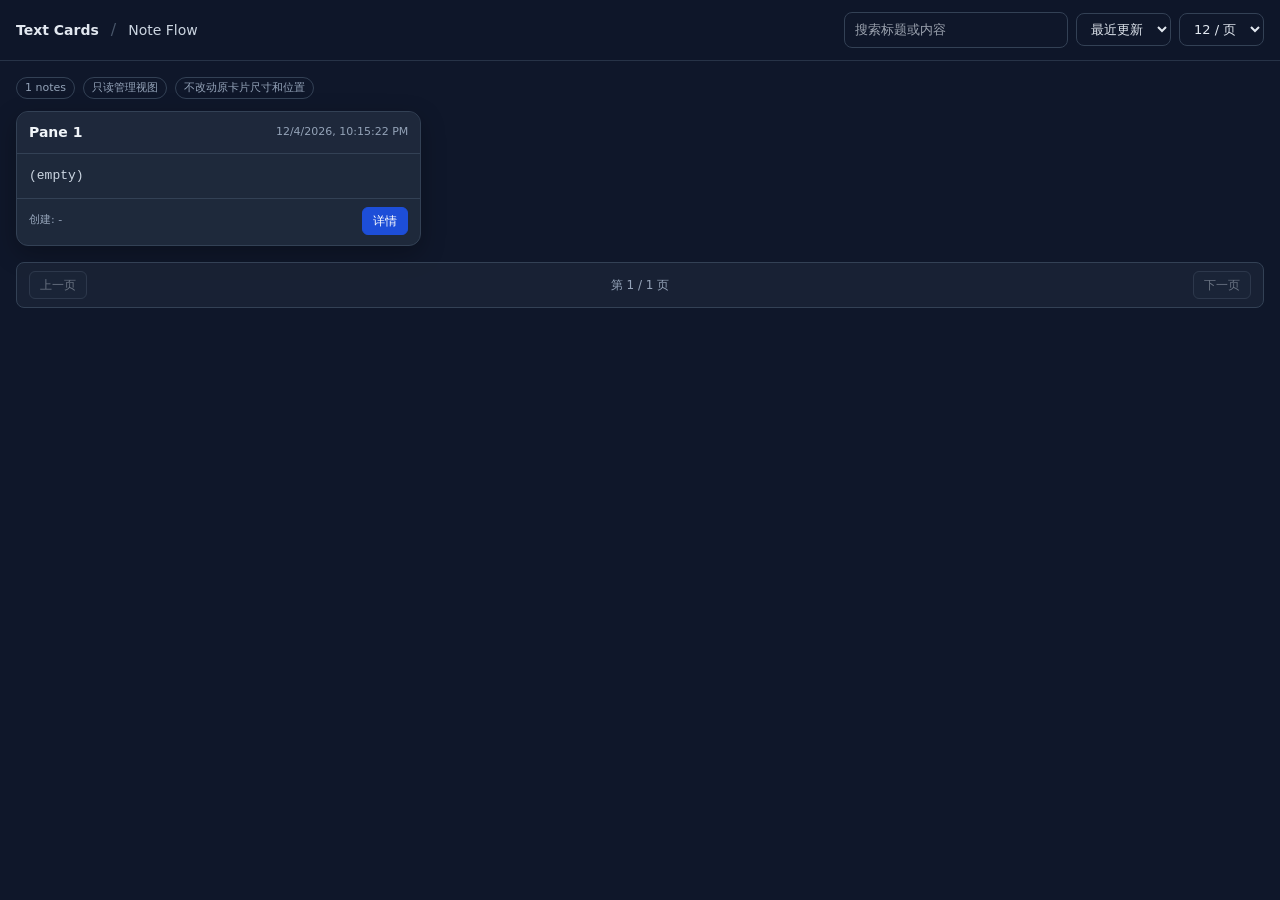
<file: text-cards/note-flow.html>
<!DOCTYPE html>
<html lang="zh-CN">
<head>
  <meta charset="UTF-8">
  <meta name="viewport" content="width=device-width, initial-scale=1.0">
  <title>Text Cards · Note Flow</title>
  <script src="/lib/tailwind.js"></script>
  <style>
    * {
      box-sizing: border-box;
      scrollbar-width: thin;
      scrollbar-color: #475569 #0f172a;
    }
    *::-webkit-scrollbar { width: 8px; height: 8px; }
    *::-webkit-scrollbar-track { background: #0f172a; border-radius: 4px; }
    *::-webkit-scrollbar-thumb { background: #475569; border-radius: 4px; }
    *::-webkit-scrollbar-thumb:hover { background: #64748b; }
    body {
      margin: 0;
      min-height: 100vh;
      background: #0f172a;
      color: #e2e8f0;
      font-family: system-ui, -apple-system, sans-serif;
    }
    .flow-wrap {
      columns: 1;
      column-gap: 16px;
    }
    @media (min-width: 768px) {
      .flow-wrap { columns: 2; }
    }
    @media (min-width: 1200px) {
      .flow-wrap { columns: 3; }
    }
    .flow-card {
      break-inside: avoid;
      margin: 0 0 16px;
      border: 1px solid #334155;
      border-radius: 12px;
      background: #1e293b;
      box-shadow: 0 8px 24px rgba(0, 0, 0, .28);
      overflow: hidden;
    }
    .flow-card-head {
      display: flex;
      align-items: center;
      justify-content: space-between;
      gap: 8px;
      padding: 10px 12px;
      border-bottom: 1px solid #334155;
      background: rgba(30, 41, 59, .8);
    }
    .flow-card-title {
      font-size: 14px;
      font-weight: 600;
      color: #f1f5f9;
      margin: 0;
      min-width: 0;
      overflow: hidden;
      text-overflow: ellipsis;
      white-space: nowrap;
    }
    .flow-card-time {
      font-size: 11px;
      color: #94a3b8;
      flex-shrink: 0;
    }
    .flow-card-body {
      padding: 12px;
      white-space: pre-wrap;
      overflow-wrap: break-word;
      line-height: 1.55;
      font-size: 13px;
      color: #cbd5e1;
      margin: 0;
    }
    .flow-card-body.is-collapsed {
      display: -webkit-box;
      -webkit-box-orient: vertical;
      -webkit-line-clamp: 8;
      overflow: hidden;
    }
    .flow-card-foot {
      display: flex;
      align-items: center;
      justify-content: space-between;
      gap: 8px;
      padding: 8px 12px 10px;
      border-top: 1px solid #334155;
      font-size: 11px;
      color: #94a3b8;
    }
    .flow-btn {
      border: 1px solid #475569;
      background: #1e293b;
      color: #cbd5e1;
      border-radius: 6px;
      font-size: 12px;
      padding: 4px 10px;
      cursor: pointer;
      transition: all .15s;
    }
    .flow-btn:hover:not(:disabled) {
      border-color: #64748b;
      color: #f8fafc;
      background: #334155;
    }
    .flow-btn:disabled {
      opacity: .45;
      cursor: not-allowed;
    }
    .flow-btn.primary {
      background: #1d4ed8;
      border-color: #1d4ed8;
      color: #fff;
    }
    .flow-btn.primary:hover:not(:disabled) {
      background: #1e40af;
      border-color: #1e40af;
    }
    .flow-pill {
      display: inline-flex;
      align-items: center;
      border: 1px solid #334155;
      border-radius: 999px;
      font-size: 11px;
      padding: 2px 8px;
      color: #94a3b8;
    }
    .flow-empty {
      border: 1px dashed #334155;
      border-radius: 12px;
      text-align: center;
      color: #94a3b8;
      padding: 40px 16px;
      background: rgba(30, 41, 59, .45);
    }
    .flow-input, .flow-select {
      border: 1px solid #334155;
      border-radius: 8px;
      background: #0f172a;
      color: #e2e8f0;
      font-size: 13px;
      padding: 7px 10px;
      outline: none;
    }
    .flow-input:focus, .flow-select:focus {
      border-color: #2563eb;
      box-shadow: 0 0 0 1px #2563eb;
    }
    .flow-modal-mask {
      position: fixed;
      inset: 0;
      background: rgba(2, 6, 23, .72);
      backdrop-filter: blur(2px);
      display: none;
      align-items: center;
      justify-content: center;
      z-index: 9999;
      padding: 20px;
    }
    .flow-modal-mask.open {
      display: flex;
    }
    .flow-modal {
      width: min(900px, 100%);
      max-height: 86vh;
      display: flex;
      flex-direction: column;
      border: 1px solid #334155;
      border-radius: 14px;
      background: #1e293b;
      box-shadow: 0 20px 60px rgba(0, 0, 0, .5);
      overflow: hidden;
    }
    .flow-modal-head {
      display: flex;
      align-items: center;
      justify-content: space-between;
      gap: 8px;
      padding: 12px 14px;
      border-bottom: 1px solid #334155;
    }
    .flow-modal-content {
      margin: 0;
      padding: 14px;
      overflow: auto;
      white-space: pre-wrap;
      line-height: 1.65;
      color: #e2e8f0;
      font-size: 14px;
    }
  </style>
</head>
<body>
  <header class="sticky top-0 z-50 border-b border-slate-700/70 bg-slate-900/95 backdrop-blur-sm">
    <div class="mx-auto flex max-w-7xl flex-wrap items-center gap-3 px-4 py-3">
      <a href="./" class="text-sm font-semibold text-slate-200 hover:text-blue-400">Text Cards</a>
      <span class="text-slate-600">/</span>
      <span class="text-sm font-medium text-slate-300">Note Flow</span>
      <div class="ml-auto flex flex-wrap items-center gap-2">
        <input id="searchInput" class="flow-input w-56" type="text" placeholder="搜索标题或内容">
        <select id="sortSelect" class="flow-select">
          <option value="updated-desc">最近更新</option>
          <option value="updated-asc">最早更新</option>
          <option value="created-desc">最近创建</option>
          <option value="created-asc">最早创建</option>
          <option value="title-asc">标题 A-Z</option>
        </select>
        <select id="sizeSelect" class="flow-select">
          <option value="6">6 / 页</option>
          <option value="12" selected>12 / 页</option>
          <option value="24">24 / 页</option>
          <option value="48">48 / 页</option>
        </select>
      </div>
    </div>
  </header>

  <main class="mx-auto max-w-7xl px-4 py-4">
    <div class="mb-3 flex flex-wrap items-center gap-2 text-xs text-slate-400">
      <span id="countMeta" class="flow-pill">0 notes</span>
      <span class="flow-pill">只读管理视图</span>
      <span class="flow-pill">不改动原卡片尺寸和位置</span>
    </div>

    <div id="flowList" class="flow-wrap"></div>

    <div id="pager" class="mt-4 flex items-center justify-between rounded-lg border border-slate-700 bg-slate-800/60 px-3 py-2">
      <button id="prevBtn" class="flow-btn">上一页</button>
      <span id="pageMeta" class="text-xs text-slate-400">第 1 / 1 页</span>
      <button id="nextBtn" class="flow-btn">下一页</button>
    </div>
  </main>

  <div id="noteModalMask" class="flow-modal-mask">
    <section class="flow-modal" role="dialog" aria-modal="true" aria-labelledby="modalTitle">
      <div class="flow-modal-head">
        <div>
          <h2 id="modalTitle" class="text-sm font-semibold text-slate-100"></h2>
          <p id="modalMeta" class="mt-1 text-xs text-slate-400"></p>
        </div>
        <button id="modalCloseBtn" class="flow-btn">关闭</button>
      </div>
      <pre id="modalContent" class="flow-modal-content"></pre>
    </section>
  </div>

  <script src="js/card-storage.js"></script>
  <script>
    const state = {
      panes: [],
      filtered: [],
      expandedIds: new Set(),
      search: '',
      sort: 'updated-desc',
      pageSize: 12,
      page: 1,
    };

    function toText(value) {
      return typeof value === 'string' ? value : '';
    }

    function formatTime(ts) {
      if (!Number.isFinite(ts)) return '-';
      const d = new Date(ts);
      if (Number.isNaN(d.getTime())) return '-';
      return d.toLocaleString();
    }

    function applyFiltersAndSort() {
      const query = state.search.trim().toLowerCase();
      const source = state.panes.filter((pane) => {
        if (!query) return true;
        const title = toText(pane.title).toLowerCase();
        const content = toText(pane.content).toLowerCase();
        return title.includes(query) || content.includes(query);
      });

      source.sort((a, b) => {
        switch (state.sort) {
          case 'updated-asc':
            return (a.updatedAt || 0) - (b.updatedAt || 0);
          case 'created-desc':
            return (b.createdAt || 0) - (a.createdAt || 0);
          case 'created-asc':
            return (a.createdAt || 0) - (b.createdAt || 0);
          case 'title-asc':
            return toText(a.title).localeCompare(toText(b.title), 'zh');
          case 'updated-desc':
          default:
            return (b.updatedAt || 0) - (a.updatedAt || 0);
        }
      });

      state.filtered = source;
      const maxPage = Math.max(1, Math.ceil(source.length / state.pageSize));
      state.page = Math.min(state.page, maxPage);
    }

    function buildCardElement(pane) {
      const article = document.createElement('article');
      article.className = 'flow-card';
      article.dataset.id = pane.id;

      const title = toText(pane.title).trim() || 'Untitled';
      const content = toText(pane.content);
      const showExpand = content.length > 240 || (content.match(/\n/g) || []).length > 8;
      const isExpanded = state.expandedIds.has(pane.id);

      const createdAt = formatTime(pane.createdAt);
      const updatedAt = formatTime(pane.updatedAt);

      article.innerHTML = `
        <header class="flow-card-head">
          <h3 class="flow-card-title" title="${escapeHtml(title)}">${escapeHtml(title)}</h3>
          <span class="flow-card-time">${escapeHtml(updatedAt)}</span>
        </header>
        <pre class="flow-card-body${isExpanded ? '' : ' is-collapsed'}">${escapeHtml(content || '(empty)')}</pre>
        <footer class="flow-card-foot">
          <span>创建: ${escapeHtml(createdAt)}</span>
          <div class="flex items-center gap-2">
            ${showExpand ? '<button class="flow-btn js-toggle">展开</button>' : ''}
            <button class="flow-btn primary js-open">详情</button>
          </div>
        </footer>
      `;

      if (showExpand) {
        const toggleBtn = article.querySelector('.js-toggle');
        toggleBtn.textContent = isExpanded ? '收起' : '展开';
        toggleBtn.addEventListener('click', (event) => {
          event.stopPropagation();
          if (state.expandedIds.has(pane.id)) {
            state.expandedIds.delete(pane.id);
          } else {
            state.expandedIds.add(pane.id);
          }
          render();
        });
      }

      article.querySelector('.js-open').addEventListener('click', (event) => {
        event.stopPropagation();
        openModal(pane);
      });

      article.addEventListener('dblclick', () => openModal(pane));
      return article;
    }

    function render() {
      applyFiltersAndSort();
      const list = document.getElementById('flowList');
      const countMeta = document.getElementById('countMeta');
      const pageMeta = document.getElementById('pageMeta');
      const prevBtn = document.getElementById('prevBtn');
      const nextBtn = document.getElementById('nextBtn');

      list.innerHTML = '';
      const total = state.filtered.length;
      const maxPage = Math.max(1, Math.ceil(total / state.pageSize));
      const start = (state.page - 1) * state.pageSize;
      const pageItems = state.filtered.slice(start, start + state.pageSize);

      countMeta.textContent = `${total} notes`;
      pageMeta.textContent = `第 ${state.page} / ${maxPage} 页`;
      prevBtn.disabled = state.page <= 1;
      nextBtn.disabled = state.page >= maxPage;

      if (!pageItems.length) {
        const empty = document.createElement('div');
        empty.className = 'flow-empty';
        empty.textContent = total ? '这一页没有内容' : '暂无笔记数据';
        list.appendChild(empty);
        return;
      }

      pageItems.forEach((pane) => {
        list.appendChild(buildCardElement(pane));
      });
    }

    function openModal(pane) {
      document.getElementById('modalTitle').textContent = toText(pane.title).trim() || 'Untitled';
      document.getElementById('modalMeta').textContent = `创建: ${formatTime(pane.createdAt)} | 更新: ${formatTime(pane.updatedAt)}`;
      document.getElementById('modalContent').textContent = toText(pane.content);
      document.getElementById('noteModalMask').classList.add('open');
    }

    function closeModal() {
      document.getElementById('noteModalMask').classList.remove('open');
    }

    function escapeHtml(raw) {
      const str = raw == null ? '' : String(raw);
      return str
        .replaceAll('&', '&amp;')
        .replaceAll('<', '&lt;')
        .replaceAll('>', '&gt;')
        .replaceAll('"', '&quot;')
        .replaceAll("'", '&#39;');
    }

    async function init() {
      const panes = await JsonVStorage.loadAll();
      state.panes = panes.map((item) => ({ ...item }));
      render();
    }

    document.getElementById('searchInput').addEventListener('input', (event) => {
      state.search = event.target.value;
      state.page = 1;
      render();
    });

    document.getElementById('sortSelect').addEventListener('change', (event) => {
      state.sort = event.target.value;
      state.page = 1;
      render();
    });

    document.getElementById('sizeSelect').addEventListener('change', (event) => {
      state.pageSize = Number(event.target.value) || 12;
      state.page = 1;
      render();
    });

    document.getElementById('prevBtn').addEventListener('click', () => {
      if (state.page <= 1) return;
      state.page -= 1;
      render();
      window.scrollTo({ top: 0, behavior: 'smooth' });
    });

    document.getElementById('nextBtn').addEventListener('click', () => {
      const maxPage = Math.max(1, Math.ceil(state.filtered.length / state.pageSize));
      if (state.page >= maxPage) return;
      state.page += 1;
      render();
      window.scrollTo({ top: 0, behavior: 'smooth' });
    });

    document.getElementById('modalCloseBtn').addEventListener('click', closeModal);
    document.getElementById('noteModalMask').addEventListener('click', (event) => {
      if (event.target.id === 'noteModalMask') closeModal();
    });
    document.addEventListener('keydown', (event) => {
      if (event.key === 'Escape') closeModal();
    });

    init();
  </script>
</body>
</html>
</file>
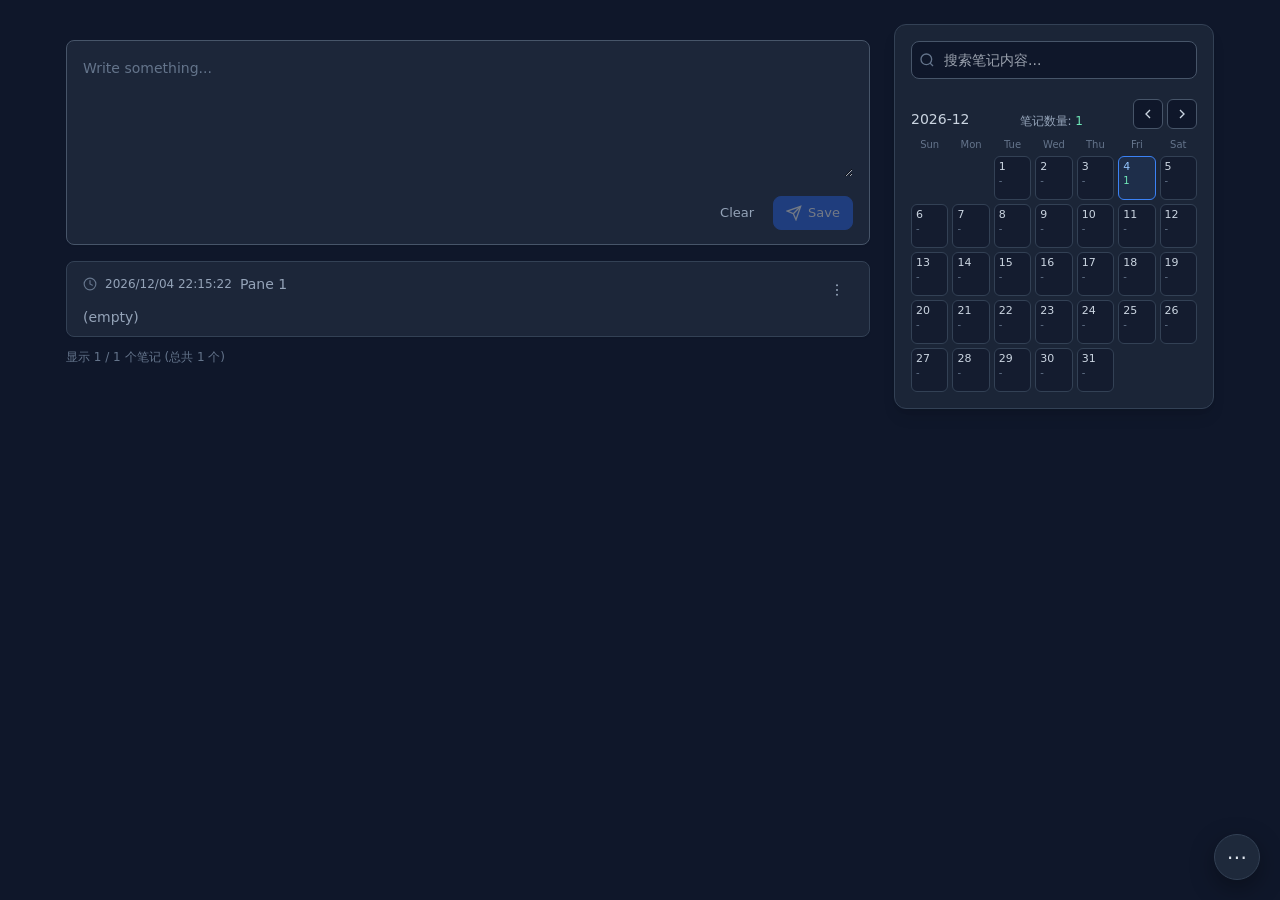
<file: text-cards/notes.html>
<!DOCTYPE html>
<html lang="en">
<head>
  <meta charset="UTF-8">
  <meta name="viewport" content="width=device-width, initial-scale=1.0">
  <title>Text Cards - Notes</title>
  <script src="/lib/tailwind.js"></script>
  <style>
    * {
      box-sizing: border-box;
      scrollbar-width: thin;
      scrollbar-color: #475569 #1e293b;
    }
    *::-webkit-scrollbar { width: 8px; height: 8px; }
    *::-webkit-scrollbar-track { background: #1e293b; border-radius: 4px; }
    *::-webkit-scrollbar-thumb { background: #475569; border-radius: 4px; }
    *::-webkit-scrollbar-thumb:hover { background: #64748b; }

    /* Classes emitted by JsonVHighlight.highlightMarkdown */
    .note-markdown .md-h1, .note-markdown .md-h2, .note-markdown .md-h3,
    .note-markdown .md-h4, .note-markdown .md-h5, .note-markdown .md-h6 {
      color: #7dd3fc;
      font-weight: 700;
    }
    .note-markdown .md-h1 { font-size: 1.35em; }
    .note-markdown .md-h2 { font-size: 1.2em; margin-top: 0.35em; }
    .note-markdown .md-h3 { font-size: 1.08em; }
    .note-markdown .md-bold { color: #f1f5f9; font-weight: 650; }
    .note-markdown .md-italic { color: #e2e8f0; font-style: italic; }
    .note-markdown .md-strike { color: #64748b; text-decoration: line-through; }
    .note-markdown .md-code {
      font-family: ui-monospace, SFMono-Regular, "SF Mono", Menlo, Consolas, monospace;
      font-size: 0.9em;
      color: #fcd34d;
      /* background: rgba(255, 255, 255, 0.07); */
      border-radius: 6px;
      padding: 0.15em 0.4em;
    }
    .note-markdown .md-link-text { color: #7dd3fc; text-decoration: underline; text-underline-offset: 2px; }
    .note-markdown .md-url { color: #86efac; }
    .note-markdown .md-bullet { color: #c4b5fd; }
    .note-markdown .md-blockquote { color: #94a3b8; border-left: 3px solid #475569; padding-left: 10px; }
    .note-markdown .md-hr { color: #475569; }

    @keyframes fadeIn {
      from { opacity: 0; transform: translateY(-4px); }
      to { opacity: 1; transform: translateY(0); }
    }
    .toast { animation: fadeIn 0.2s ease-out; }

  </style>
</head>
<body class="m-0 min-h-screen bg-slate-900 text-slate-200 antialiased font-sans">
  <main class="mx-auto max-w-[1180px] px-4 pb-10 pt-6">
    <div class="grid gap-6 lg:grid-cols-[minmax(0,1fr)_320px]">
      <section class="min-w-0">
        <!-- <h1 class="m-0 text-xl font-semibold tracking-tight text-slate-50">卡片笔记</h1> -->
        <!-- <p class="mt-2 text-[13px] leading-snug text-slate-400">Newest first. Filter by content on the right panel.</p> -->
        <section id="noteList" class="mt-4 flex flex-col gap-4"></section>
        <div id="noteMeta" class="mt-3 text-xs text-slate-500"></div>
        <div class="mt-5 flex justify-center">
          <button id="showMoreBtn" type="button" class="inline-flex items-center justify-center gap-1.5 text-[13px] font-medium text-slate-300 transition-colors hover:text-slate-50 disabled:cursor-not-allowed disabled:opacity-[0.38]">加载更多</button>
        </div>
      </section>
      <aside id="sidePanel" class="h-fit rounded-xl border border-slate-700 bg-slate-800/80 p-4 shadow-lg lg:sticky lg:top-6"></aside>
    </div>
  </main>

  <div id="toast" class="toast fixed bottom-6 right-6 z-[99999] hidden rounded-lg px-4 py-3 shadow-lg"
    style="background: #1e293b; border: 1px solid #334155;">
    <p id="toastMsg" class="text-sm"></p>
  </div>

  <script src="js/card-highlight.js"></script>
  <script src="js/card-storage.js"></script>
  <script src="js/data-fab-menu.js"></script>
  <script src="js/note-hover-menu.js"></script>
  <script>
    // Keep in sync with text-cards/index.html defaults.
    const DEFAULT_WIDTH = 560;
    const DEFAULT_HEIGHT = 280;
    const SHOW_STEP = 10;
    const FILTER_ENABLED = true;
    const FOLD_LINE_LIMIT = 10;
    const FOLD_CHAR_LIMIT = Math.round((DEFAULT_WIDTH / 7) * FOLD_LINE_LIMIT);
    const DRAFT_KEY = "text_cards_notes_draft_v2";
    const WEEKDAYS = ["Sun", "Mon", "Tue", "Wed", "Thu", "Fri", "Sat"];

    const CARD =
      "w-full overflow-hidden rounded-lg border border-slate-700 bg-slate-800/90 shadow-sm transition-shadow hover:shadow-md";
    const CARD_COMPOSER = `${CARD} border-slate-600`;
    const BTN_BASE =
      "inline-flex items-center justify-center gap-1.5 rounded-lg border border-slate-600 bg-slate-800 px-3 py-1.5 text-[13px] font-medium text-slate-300 transition-colors hover:border-slate-400 hover:bg-slate-700 hover:text-slate-50 disabled:cursor-not-allowed disabled:opacity-[0.38]";
    const BTN_PRIMARY =
      "inline-flex items-center justify-center gap-1.5 rounded-lg border border-blue-600 bg-blue-600 px-3 py-1.5 text-[13px] font-medium text-white transition-colors hover:border-blue-500 hover:bg-blue-500 disabled:cursor-not-allowed disabled:opacity-[0.38]";
    const BTN_GHOST =
      "inline-flex items-center justify-center gap-1.5 rounded-lg border border-transparent bg-transparent px-2 py-1.5 text-[13px] font-medium text-slate-400 transition-colors hover:bg-sky-500/10 hover:text-sky-400";
    const BTN_FOLD =
      "flex items-center gap-1 px-3 text-sm text-slate-400 transition-colors mx-auto hover:text-slate-200 rounded-lg";

    const ICON = {
      clock: '<svg class="h-3.5 w-3.5 shrink-0" viewBox="0 0 24 24" fill="none" stroke="currentColor" stroke-width="2" stroke-linecap="round"><circle cx="12" cy="12" r="10"/><path d="M12 6v6l4 2"/></svg>',
      search: '<svg class="h-4 w-4 shrink-0" viewBox="0 0 24 24" fill="none" stroke="currentColor" stroke-width="2"><circle cx="11" cy="11" r="8"/><path d="M21 21l-4.35-4.35"/></svg>',
      send: '<svg class="h-4 w-4 shrink-0" viewBox="0 0 24 24" fill="none" stroke="currentColor" stroke-width="2"><path d="M22 2L11 13"/><path d="M22 2l-7 20-4-9-9-4 20-7z"/></svg>',
      save: '<svg class="h-4 w-4 shrink-0" viewBox="0 0 24 24" fill="none" stroke="currentColor" stroke-width="2"><path d="M19 21H5a2 2 0 0 1-2-2V5a2 2 0 0 1 2-2h11l5 5v11a2 2 0 0 1-2 2z"/><path d="M17 21v-8H7v8"/><path d="M7 3v5h8"/></svg>',
      x: '<svg class="h-4 w-4 shrink-0" viewBox="0 0 24 24" fill="none" stroke="currentColor" stroke-width="2"><path d="M18 6L6 18M6 6l12 12"/></svg>',
      chevronDown: '<svg class="h-4 w-4 shrink-0" viewBox="0 0 24 24" fill="none" stroke="currentColor" stroke-width="2"><path d="M6 9l6 6 6-6"/></svg>',
      chevronUp: '<svg class="h-4 w-4 shrink-0" viewBox="0 0 24 24" fill="none" stroke="currentColor" stroke-width="2"><path d="M18 15l-6-6-6 6"/></svg>',
      more: '<svg class="h-4 w-4 shrink-0" viewBox="0 0 24 24" fill="currentColor"><circle cx="12" cy="5" r="1.5"/><circle cx="12" cy="12" r="1.5"/><circle cx="12" cy="19" r="1.5"/></svg>',
      prev: '<svg class="h-4 w-4 shrink-0" viewBox="0 0 24 24" fill="none" stroke="currentColor" stroke-width="2"><path d="M15 18l-6-6 6-6"/></svg>',
      next: '<svg class="h-4 w-4 shrink-0" viewBox="0 0 24 24" fill="none" stroke="currentColor" stroke-width="2"><path d="M9 18l6-6-6-6"/></svg>',
    };

    const state = {
      notes: [],
      visibleCount: SHOW_STEP,
      expandedIds: new Set(),
      editingId: "",
      searchQuery: "",
      monthCursor: startOfMonth(Date.now()),
      draft: { content: "" },
    };
    let noteHoverMenu = null;

    function escapeHtml(value) {
      return String(value == null ? "" : value)
        .replaceAll("&", "&amp;")
        .replaceAll("<", "&lt;")
        .replaceAll(">", "&gt;")
        .replaceAll('"', "&quot;")
        .replaceAll("'", "&#39;");
    }

    /** @param {number} ts */
    function formatDateShort(ts) {
      if (!Number.isFinite(ts)) return "-";
      const d = new Date(ts);
      if (Number.isNaN(d.getTime())) return "-";
      const y = d.getFullYear();
      const m = String(d.getMonth() + 1).padStart(2, "0");
      const day = String(d.getDate()).padStart(2, "0");
      return `${y}/${m}/${day}`;
    }

    function formatDateLong(ts) {
      if (!Number.isFinite(ts)) return "-";
      const d = new Date(ts);
      if (Number.isNaN(d.getTime())) return "-";
      const y = d.getFullYear();
      const mon = String(d.getMonth() + 1).padStart(2, "0");
      const day = String(d.getDate()).padStart(2, "0");
      const h = String(d.getHours()).padStart(2, "0");
      const m = String(d.getMinutes()).padStart(2, "0");
      const s = String(d.getSeconds()).padStart(2, "0");
      return `${y}/${mon}/${day} ${h}:${m}:${s}`;
    }

    function monthLabel(ts) {
      const d = new Date(ts);
      if (Number.isNaN(d.getTime())) return "-";
      return `${d.getFullYear()}-${String(d.getMonth() + 1).padStart(2, "0")}`;
    }

    function startOfMonth(ts) {
      const d = new Date(ts);
      return new Date(d.getFullYear(), d.getMonth(), 1).getTime();
    }

    function addMonth(monthTs, diff) {
      const d = new Date(monthTs);
      return new Date(d.getFullYear(), d.getMonth() + diff, 1).getTime();
    }

    function readDraft() {
      try {
        const parsed = JSON.parse(localStorage.getItem(DRAFT_KEY) || "{}");
        let content = typeof parsed.content === "string" ? parsed.content : "";
        const oldTitle = typeof parsed.title === "string" ? parsed.title.trim() : "";
        if (oldTitle && !content) content = oldTitle;
        else if (oldTitle) content = `${oldTitle}\n\n${content}`;
        state.draft.content = content;
      } catch {
        state.draft.content = "";
      }
    }

    function writeDraft() {
      localStorage.setItem(DRAFT_KEY, JSON.stringify({ content: state.draft.content }));
    }

    function clearDraft() {
      state.draft.content = "";
      localStorage.removeItem(DRAFT_KEY);
    }

    function toFiniteNumber(value, fallback) {
      const n = typeof value === "number" ? value : Number(value);
      return Number.isFinite(n) ? n : fallback;
    }

    function parseIdTimestamp(id) {
      const match = String(id || "").match(/^pane-(\d+)-/);
      if (!match) return 0;
      const ts = Number.parseInt(match[1], 10);
      return Number.isFinite(ts) ? ts : 0;
    }

    function resolveCreatedAt(raw) {
      const created = toFiniteNumber(raw.createdAt, NaN);
      if (Number.isFinite(created)) return created;
      const updated = toFiniteNumber(raw.updatedAt, NaN);
      if (Number.isFinite(updated)) return updated;
      const fromId = parseIdTimestamp(raw.id);
      if (Number.isFinite(fromId) && fromId > 0) return fromId;
      return 0;
    }

    function normalizeNote(raw) {
      const createdAt = resolveCreatedAt(raw);
      const updatedAt = toFiniteNumber(raw.updatedAt, createdAt);
      return {
        id: raw.id,
        title: typeof raw.title === "string" ? raw.title : "",
        content: typeof raw.content === "string" ? raw.content : "",
        hlMode: typeof raw.hlMode === "string" ? raw.hlMode : "",
        minimized: !!raw.minimized,
        wordWrap: raw.wordWrap !== false,
        createdAt,
        updatedAt,
        height: toFiniteNumber(raw.height, DEFAULT_HEIGHT),
        width: toFiniteNumber(raw.width, DEFAULT_WIDTH),
        x: toFiniteNumber(raw.x, 40),
        y: toFiniteNumber(raw.y, 40),
        zIndex: toFiniteNumber(raw.zIndex, 1),
      };
    }

    function noteMarkdownSource(note) {
      return note.content || "";
    }

    function buildMarkdownHtml(note) {
      const src = noteMarkdownSource(note);
      if (!src.trim()) return '<span class="text-sm text-slate-400">(empty)</span>';
      return JsonVHighlight.highlightMarkdown(src);
    }

    function noteTitleText(note) {
      const title = (note.title || "").trim();
      return title || "Untitled";
    }

    function lineCount(content) {
      if (!content) return 1;
      return content.split("\n").length;
    }

    function shouldAutoFold(note) {
      const src = noteMarkdownSource(note);
      return lineCount(src) > FOLD_LINE_LIMIT || src.length > FOLD_CHAR_LIMIT;
    }

    function isFolded(id, note) {
      if (!shouldAutoFold(note)) return false;
      return !state.expandedIds.has(id);
    }

    function sortByCreatedDesc(a, b) {
      const byCreated = (b.createdAt || 0) - (a.createdAt || 0);
      if (byCreated !== 0) return byCreated;
      const byIdTimestamp = parseIdTimestamp(b.id) - parseIdTimestamp(a.id);
      if (byIdTimestamp !== 0) return byIdTimestamp;
      return String(b.id || "").localeCompare(String(a.id || ""));
    }

    async function loadNotes() {
      const all = await JsonVStorage.loadAll();
      state.notes = all.map(normalizeNote).sort(sortByCreatedDesc);
    }

    function getFilteredNotes() {
      if (!FILTER_ENABLED) return state.notes;
      const q = state.searchQuery.trim().toLowerCase();
      if (!q) return state.notes;
      return state.notes.filter((note) => (note.content || "").toLowerCase().includes(q));
    }

    function getVisibleNotes() {
      return getFilteredNotes().slice(0, state.visibleCount);
    }

    function buildCalendarData(monthTs) {
      const month = new Date(monthTs);
      const year = month.getFullYear();
      const monthIndex = month.getMonth();
      const firstDay = new Date(year, monthIndex, 1).getDay();
      const daysInMonth = new Date(year, monthIndex + 1, 0).getDate();
      const dayCountMap = new Map();

      for (const note of state.notes) {
        const d = new Date(note.createdAt);
        if (d.getFullYear() !== year || d.getMonth() !== monthIndex) continue;
        const day = d.getDate();
        dayCountMap.set(day, (dayCountMap.get(day) || 0) + 1);
      }

      return { firstDay, daysInMonth, dayCountMap };
    }

    function renderSidePanel() {
      const side = document.getElementById("sidePanel");
      const { firstDay, daysInMonth, dayCountMap } = buildCalendarData(state.monthCursor);
      const now = new Date();
      const monthDate = new Date(state.monthCursor);
      const isCurrentMonth = now.getFullYear() === monthDate.getFullYear() && now.getMonth() === monthDate.getMonth();
      const monthCount = Array.from(dayCountMap.values()).reduce((sum, n) => sum + n, 0);

      let dayCells = "";
      for (let i = 0; i < firstDay; i += 1) {
        dayCells += '<div class="h-11 rounded-md border border-transparent"></div>';
      }
      for (let day = 1; day <= daysInMonth; day += 1) {
        const count = dayCountMap.get(day) || 0;
        const isToday = isCurrentMonth && day === now.getDate();
        dayCells += `
          <div class="h-11 rounded-md border ${isToday ? "border-blue-500 bg-blue-500/10" : "border-slate-700 bg-slate-900/60"} p-1">
            <div class="text-[11px] leading-none ${isToday ? "text-blue-300" : "text-slate-300"}">${day}</div>
            <div class="mt-1 text-[10px] leading-none ${count ? "text-emerald-300" : "text-slate-500"}">${count ? `${count}` : "-"}</div>
          </div>
        `;
      }

      side.innerHTML = `
        <div class="space-y-5">
          <section>
            <div class="relative">
              <span class="pointer-events-none absolute left-2 top-1/2 -translate-y-1/2 text-slate-500">${ICON.search}</span>
              <input id="searchInput" type="text" value="${escapeHtml(state.searchQuery)}" placeholder="搜索笔记内容..."
                class="w-full rounded-lg border border-slate-600 bg-slate-900 py-2 pl-8 pr-3 text-sm text-slate-200 outline-none transition-colors focus:border-blue-500 disabled:cursor-not-allowed disabled:opacity-50"
                ${FILTER_ENABLED ? "" : "disabled"}>
            </div>
          </section>
          <section>
            <div class="mb-2 flex items-end justify-between">
              <p class="m-0 text-sm text-slate-300">${monthLabel(state.monthCursor)}</p>
              <p class="m-0 text-xs text-slate-400">笔记数量: <span class="text-emerald-300">${monthCount}</span></p>
              <div class="flex items-center gap-1">
                <button id="monthPrevBtn" type="button" class="rounded-md border border-slate-600 bg-slate-900 p-1.5 text-slate-300 transition-colors hover:border-slate-500 hover:text-slate-100">${ICON.prev}</button>
                <button id="monthNextBtn" type="button" class="rounded-md border border-slate-600 bg-slate-900 p-1.5 text-slate-300 transition-colors hover:border-slate-500 hover:text-slate-100">${ICON.next}</button>
              </div>
            </div>
            <div class="grid grid-cols-7 gap-1">
              ${WEEKDAYS.map((w) => `<div class="text-center text-[10px] text-slate-500">${w}</div>`).join("")}
              ${dayCells}
            </div>
          </section>
        </div>
      `;
    }

    function renderNewCard() {
      const canSave = !!state.draft.content.trim();
      return `
        <article class="${CARD_COMPOSER}" data-role="new-note">
          <div class="px-4 pt-4">
            <textarea id="newContentInput" class="min-h-[120px] w-full resize-y border-0 bg-transparent p-0 font-inherit text-sm leading-relaxed text-slate-200 outline-none placeholder:text-slate-500 focus:shadow-none" placeholder="Write something..." rows="5">${escapeHtml(state.draft.content)}</textarea>
          </div>
          <div class="flex flex-wrap items-center justify-end gap-2.5 px-4 py-3 pb-3.5">
            <button type="button" id="clearDraftBtn" class="${BTN_GHOST}">Clear</button>
            <button type="button" id="saveNewBtn" class="${BTN_PRIMARY}"${canSave ? "" : " disabled"}>${ICON.send}<span>Save</span></button>
          </div>
        </article>
      `;
    }

    function renderReadOnlyCard(note) {
      const folded = isFolded(note.id, note);
      const hasFoldBtn = shouldAutoFold(note);
      const bodyFold = folded
        ? " max-h-[calc(1.65em*10+8px)] overflow-hidden [mask-image:linear-gradient(to_bottom,black_75%,transparent)]"
        : "";

      return `
        <article class="${CARD}" data-id="${escapeHtml(note.id)}">
          <header class="relative flex items-start justify-between gap-3 px-4 pb-0 pt-3">
            <div class="flex min-w-0 items-center gap-2 text-xs text-slate-400">
              <span class="flex shrink-0 items-center text-slate-500" aria-hidden="true">${ICON.clock}</span>
              <span class="whitespace-nowrap">${escapeHtml(formatDateLong(note.createdAt))}</span>
              <span class="truncate text-sm">${escapeHtml(noteTitleText(note))}</span>
            </div>
            <div class="relative shrink-0">
              <div class="flex h-8 w-8 cursor-pointer items-center justify-center rounded-lg border-0 bg-transparent text-slate-400 transition-colors hover:bg-slate-700 hover:text-slate-50 js-menu-toggle" data-id="${escapeHtml(note.id)}" title="More">${ICON.more}</div>
            </div>
          </header>
          <div class="note-markdown m-0 px-4 pb-2 text-sm leading-relaxed text-slate-100 whitespace-pre-wrap break-words${bodyFold}">${buildMarkdownHtml(note)}</div>
          ${hasFoldBtn ? `
            <footer class="flex min-h-0 items-center justify-end px-4 pb-1.5">
              <button type="button" class="${BTN_FOLD} js-fold-toggle" data-id="${escapeHtml(note.id)}">${folded ? ICON.chevronDown : ICON.chevronUp}<span>${folded ? "展开" : "收起"}</span></button>
            </footer>
          ` : ""}
        </article>
      `;
    }

    function renderEditCard(note) {
      const estimatedHeight = Math.min(500, note.content.length / 100 * 16);
      console.log(`content length: ${note.content.length}, estimatedHeight: ${estimatedHeight}`);
      return `
        <article class="${CARD}" data-id="${escapeHtml(note.id)}">
          <header class="relative flex items-start justify-between gap-3 px-4 pb-0 pt-3">
            <div class="flex min-w-0 items-center gap-2 text-xs text-slate-400">
              <span class="flex shrink-0 items-center text-slate-500" aria-hidden="true">${ICON.save}</span>
              <input id="editTitleInput" class="min-w-0 flex-1 border-0 rounded-sm bg-transparent border-b border-slate-700 p-1 text-[14px] text-slate-300 outline-none placeholder:font-medium placeholder:text-slate-500" type="text" placeholder="Title" value="${escapeHtml(note.title)}">
            </div>
          </header>
          <div class="flex flex-col gap-0 px-4 pt-2">
            <textarea id="editContentInput" class="min-h-[${estimatedHeight}px] w-full resize-y border-0 bg-transparent p-0 font-inherit text-sm leading-relaxed text-slate-200 outline-none placeholder:text-slate-500 focus:shadow-none" placeholder="Write something..." rows="8">${escapeHtml(note.content)}</textarea>
          </div>
          <div class="flex flex-wrap items-center justify-end gap-2.5 px-4 py-2">
            <button type="button" id="cancelEditBtn" class="${BTN_BASE}">${ICON.x}<span>Cancel</span></button>
            <button type="button" id="saveEditBtn" class="${BTN_PRIMARY}" data-id="${escapeHtml(note.id)}">${ICON.save}<span>Save</span></button>
          </div>
        </article>
      `;
    }

    function render() {
      const root = document.getElementById("noteList");
      const visible = getVisibleNotes();
      const filtered = getFilteredNotes();
      let html = renderNewCard();

      if (!visible.length) {
        html += '<div class="w-full rounded-lg border border-dashed border-slate-600 bg-slate-800/60 px-4 py-7 text-center text-[13px] leading-normal text-slate-400">No matched notes.</div>';
      } else {
        html += visible.map((note) => state.editingId === note.id ? renderEditCard(note) : renderReadOnlyCard(note)).join("");
      }

      root.innerHTML = html;

      const noteMeta = document.getElementById("noteMeta");
      noteMeta.textContent = `显示 ${visible.length} / ${filtered.length} 个笔记 (总共 ${state.notes.length} 个)`;

      const showMoreBtn = document.getElementById("showMoreBtn");
      showMoreBtn.classList.toggle("hidden", state.visibleCount >= filtered.length);

      renderSidePanel();
      bindEvents();
      if (noteHoverMenu) noteHoverMenu.refresh();
    }

    function buildAutoTitleBySequence() {
      let maxSeq = 0;
      for (const note of state.notes) {
        const match = String(note.title || "").trim().match(/^Card\s+(\d+)$/i);
        if (!match) continue;
        const seq = Number.parseInt(match[1], 10);
        if (Number.isFinite(seq) && seq > maxSeq) maxSeq = seq;
      }
      // Keep sequence monotonic even when some cards are deleted.
      const fallbackSeq = state.notes.length;
      return `Card ${Math.max(maxSeq, fallbackSeq) + 1}`;
    }

    function showToast(message, type = "info") {
      const toast = document.getElementById("toast");
      const msg = document.getElementById("toastMsg");
      msg.textContent = message;
      const colors = { success: "#22c55e", error: "#ef4444", info: "#e2e8f0" };
      const borders = { success: "#22c55e", error: "#ef4444", info: "#334155" };
      toast.style.borderColor = borders[type] || borders.info;
      msg.style.color = colors[type] || colors.info;
      toast.classList.remove("hidden");
      setTimeout(() => toast.classList.add("hidden"), 3000);
    }

    function buildSnapshotFromNote(note) {
      return {
        id: note.id,
        title: note.title,
        content: note.content,
        createdAt: note.createdAt || Date.now(),
        updatedAt: note.updatedAt || Date.now(),
        hlMode: note.hlMode || "",
        minimized: !!note.minimized,
        wordWrap: note.wordWrap !== false,
        height: note.height || DEFAULT_HEIGHT,
        width: note.width || DEFAULT_WIDTH,
        x: note.x || 40,
        y: note.y || 40,
        zIndex: note.zIndex || 1,
      };
    }

    async function exportDataToJson() {
      const panes = state.notes.map(buildSnapshotFromNote);
      JsonVStorage.exportPanesToBackupFile(panes);
      showToast(`已导出 ${panes.length} 个卡片`, "success");
    }

    async function replaceAllNotes(importedPanes) {
      const existing = await JsonVStorage.loadAll();
      for (const pane of existing) {
        await JsonVStorage.removePane(pane.id);
      }

      const ordered = importedPanes
        .map(normalizeNote)
        .sort((a, b) => (a.zIndex || 0) - (b.zIndex || 0));
      for (const pane of ordered) {
        await JsonVStorage.savePane(pane.id, buildSnapshotFromNote(pane));
      }

      if (!ordered.length) {
        state.visibleCount = SHOW_STEP;
      }
      await loadNotes();
      render();
    }

    async function importDataFromFile(file) {
      const result = await JsonVStorage.parseBackupFile(file);
      if (!result.ok) {
        if (result.error === "no_file") return;
        if (result.error === "invalid_json") {
          showToast("导入失败：不是有效 JSON", "error");
          return;
        }
        showToast("导入失败：无法识别的 text-cards 数据格式", "error");
        return;
      }

      const { panes } = result;
      const ok = window.confirm(`将用导入数据覆盖当前列表（${panes.length} 个卡片），是否继续？`);
      if (!ok) return;
      await replaceAllNotes(panes);
      showToast(`导入成功：${panes.length} 个卡片`, "success");
    }

    function copyTextByTextarea(value) {
      const text = String(value == null ? "" : value);
      const textarea = document.createElement("textarea");
      textarea.value = text;
      textarea.setAttribute("readonly", "true");
      textarea.style.position = "fixed";
      textarea.style.top = "-9999px";
      textarea.style.left = "-9999px";
      textarea.style.opacity = "0";
      textarea.style.pointerEvents = "none";
      document.body.appendChild(textarea);
      textarea.focus();
      textarea.select();
      let copied = false;
      try {
        copied = document.execCommand("copy");
      } catch {
        copied = false;
      }
      document.body.removeChild(textarea);
      return copied;
    }

    function scrollToCard(noteId) {
      const card = document.querySelector(`article[data-id="${noteId}"]`);
      if (!card) return;
      const top = Math.max(0, window.scrollY + card.getBoundingClientRect().top - 12);
      window.scrollTo({ top, behavior: "auto" });
    }

    function bindDraftEvents() {
      const contentInput = document.getElementById("newContentInput");
      const saveBtn = document.getElementById("saveNewBtn");
      const clearBtn = document.getElementById("clearDraftBtn");

      function refreshSaveState() {
        if (saveBtn) saveBtn.disabled = !state.draft.content.trim();
      }

      contentInput.addEventListener("input", () => {
        state.draft.content = contentInput.value;
        writeDraft();
        refreshSaveState();
      });

      clearBtn.addEventListener("click", () => {
        clearDraft();
        render();
      });

      saveBtn.addEventListener("click", async () => {
        if (!state.draft.content.trim()) {
          return;
        };
        const title = buildAutoTitleBySequence();
        const content = state.draft.content;
        const now = Date.now();
        const id = `pane-${now}-${Math.random().toString(36).slice(2, 8)}`;

        await JsonVStorage.savePane(id, {
          title,
          content,
          hlMode: "",
          minimized: false,
          wordWrap: true,
          createdAt: now,
          updatedAt: now,
          height: DEFAULT_HEIGHT,
          width: DEFAULT_WIDTH,
          x: 40,
          y: 40,
          zIndex: 1,
        });

        clearDraft();
        state.visibleCount += 1;
        await loadNotes();
        render();
      });

      refreshSaveState();
    }

    async function handleEditSave(noteId) {
      const note = state.notes.find((item) => item.id === noteId);
      if (!note) return;
      const titleInput = document.getElementById("editTitleInput");
      const contentInput = document.getElementById("editContentInput");
      const now = Date.now();

      await JsonVStorage.savePane(note.id, {
        title: titleInput.value.trim() || "Untitled",
        content: contentInput.value,
        createdAt: note.createdAt,
        updatedAt: now,
      });

      state.editingId = "";
      await loadNotes();
      render();
    }

    async function handleCopy(noteId) {
      const note = state.notes.find((item) => item.id === noteId);
      if (!note) return;
      const title = noteTitleText(note);
      const content = note.content || "";
      const toCopy = content.trim() ? `${title}\n\n${content}` : title;
      copyTextByTextarea(toCopy);
    }

    async function handleDelete(noteId) {
      const note = state.notes.find((item) => item.id === noteId);
      if (!note) return;
      const ok = window.confirm(`Delete note "${note.title || "Untitled"}"?`);
      if (!ok) return;

      await JsonVStorage.removePane(noteId);
      state.expandedIds.delete(noteId);
      if (state.editingId === noteId) state.editingId = "";
      await loadNotes();
      render();
    }

    async function handleMenuAction(action, noteId) {
      if (!noteId) return;
      if (action === "edit") {
        state.editingId = noteId;
        render();
        return;
      }
      if (action === "copy") {
        await handleCopy(noteId);
        return;
      }
      if (action === "delete") {
        await handleDelete(noteId);
      }
    }

    function bindCardEvents() {
      document.querySelectorAll(".js-fold-toggle").forEach((btn) => {
        btn.addEventListener("click", () => {
          const id = btn.dataset.id || "";
          if (!id) return;
          const wasExpanded = state.expandedIds.has(id);
          if (wasExpanded) state.expandedIds.delete(id);
          else state.expandedIds.add(id);
          render();
          if (wasExpanded) {
            requestAnimationFrame(() => {
              scrollToCard(id);
            });
          }
        });
      });

      const saveEditBtn = document.getElementById("saveEditBtn");
      if (saveEditBtn) {
        saveEditBtn.addEventListener("click", async () => {
          await handleEditSave(saveEditBtn.dataset.id || "");
        });
      }

      const cancelEditBtn = document.getElementById("cancelEditBtn");
      if (cancelEditBtn) {
        cancelEditBtn.addEventListener("click", () => {
          state.editingId = "";
          render();
        });
      }
    }

    function applySearchQuery(rawQuery, selectionStart, selectionEnd) {
      state.searchQuery = rawQuery;
      state.visibleCount = SHOW_STEP;
      render();
      const nextInput = document.getElementById("searchInput");
      if (!nextInput) return;
      nextInput.focus();
      const textLength = nextInput.value.length;
      const start = Number.isInteger(selectionStart) ? Math.min(selectionStart, textLength) : textLength;
      const end = Number.isInteger(selectionEnd) ? Math.min(selectionEnd, textLength) : start;
      nextInput.setSelectionRange(start, end);
    }

    function bindSidePanelEvents() {
      const searchInput = document.getElementById("searchInput");
      if (searchInput && FILTER_ENABLED) {
        let isComposing = false;
        searchInput.addEventListener("compositionstart", () => {
          isComposing = true;
        });
        searchInput.addEventListener("compositionend", () => {
          isComposing = false;
          applySearchQuery(searchInput.value, searchInput.selectionStart, searchInput.selectionEnd);
        });
        searchInput.addEventListener("input", () => {
          if (isComposing) return;
          applySearchQuery(searchInput.value, searchInput.selectionStart, searchInput.selectionEnd);
        });
      }

      const monthPrevBtn = document.getElementById("monthPrevBtn");
      const monthNextBtn = document.getElementById("monthNextBtn");
      if (monthPrevBtn) {
        monthPrevBtn.addEventListener("click", () => {
          state.monthCursor = addMonth(state.monthCursor, -1);
          renderSidePanel();
          bindSidePanelEvents();
        });
      }
      if (monthNextBtn) {
        monthNextBtn.addEventListener("click", () => {
          state.monthCursor = addMonth(state.monthCursor, 1);
          renderSidePanel();
          bindSidePanelEvents();
        });
      }
    }

    function bindEvents() {
      bindDraftEvents();
      bindCardEvents();
      bindSidePanelEvents();
    }

    document.getElementById("showMoreBtn").addEventListener("click", () => {
      state.visibleCount += SHOW_STEP;
      render();
    });

    async function init() {
      noteHoverMenu = TextCardsNoteHoverMenu.create({
        toggleSelector: ".js-menu-toggle",
        getId: (toggleEl) => toggleEl.dataset.id || "",
        onAction: handleMenuAction,
      });
      TextCardsDataFab.create({
        items: [
          {
            id: "to-board",
            label: "画布视图",
            onClick: () => {
              // window.open("./index.html");
              window.location.href = "./index.html";
            },
          },
          {
            id: "export-json",
            label: "导出 JSON",
            onClick: async () => {
              await exportDataToJson();
            },
          },
          {
            id: "import-json",
            label: "导入 JSON",
            pickFile: {
              accept: "application/json,.json",
              onPick: async (file) => {
                await importDataFromFile(file);
              },
            },
          },
        ],
      });
      readDraft();
      await loadNotes();
      render();
    }

    init();
  </script>
</body>
</html>
</file>
<file: lib/fonts-inter.css>
@font-face {
  font-family: 'Inter';
  font-style: normal;
  font-weight: 400;
  font-display: swap;
  src: url(https://fonts.gstatic.com/s/inter/v20/UcCO3FwrK3iLTeHuS_nVMrMxCp50SjIw2boKoduKmMEVuLyfMZg.ttf) format('truetype');
}
@font-face {
  font-family: 'Inter';
  font-style: normal;
  font-weight: 500;
  font-display: swap;
  src: url(https://fonts.gstatic.com/s/inter/v20/UcCO3FwrK3iLTeHuS_nVMrMxCp50SjIw2boKoduKmMEVuI6fMZg.ttf) format('truetype');
}
@font-face {
  font-family: 'Inter';
  font-style: normal;
  font-weight: 600;
  font-display: swap;
  src: url(https://fonts.gstatic.com/s/inter/v20/UcCO3FwrK3iLTeHuS_nVMrMxCp50SjIw2boKoduKmMEVuGKYMZg.ttf) format('truetype');
}
@font-face {
  font-family: 'Inter';
  font-style: normal;
  font-weight: 700;
  font-display: swap;
  src: url(https://fonts.gstatic.com/s/inter/v20/UcCO3FwrK3iLTeHuS_nVMrMxCp50SjIw2boKoduKmMEVuFuYMZg.ttf) format('truetype');
}
</file>
<file: lib/fonts-fira.css>
@font-face {
  font-family: 'Fira Code';
  font-style: normal;
  font-weight: 400;
  font-display: swap;
  src: url(https://fonts.gstatic.com/s/firacode/v27/uU9eCBsR6Z2vfE9aq3bL0fxyUs4tcw4W_D1sFVc.ttf) format('truetype');
}
@font-face {
  font-family: 'Fira Code';
  font-style: normal;
  font-weight: 500;
  font-display: swap;
  src: url(https://fonts.gstatic.com/s/firacode/v27/uU9eCBsR6Z2vfE9aq3bL0fxyUs4tcw4W_A9sFVc.ttf) format('truetype');
}
</file>
